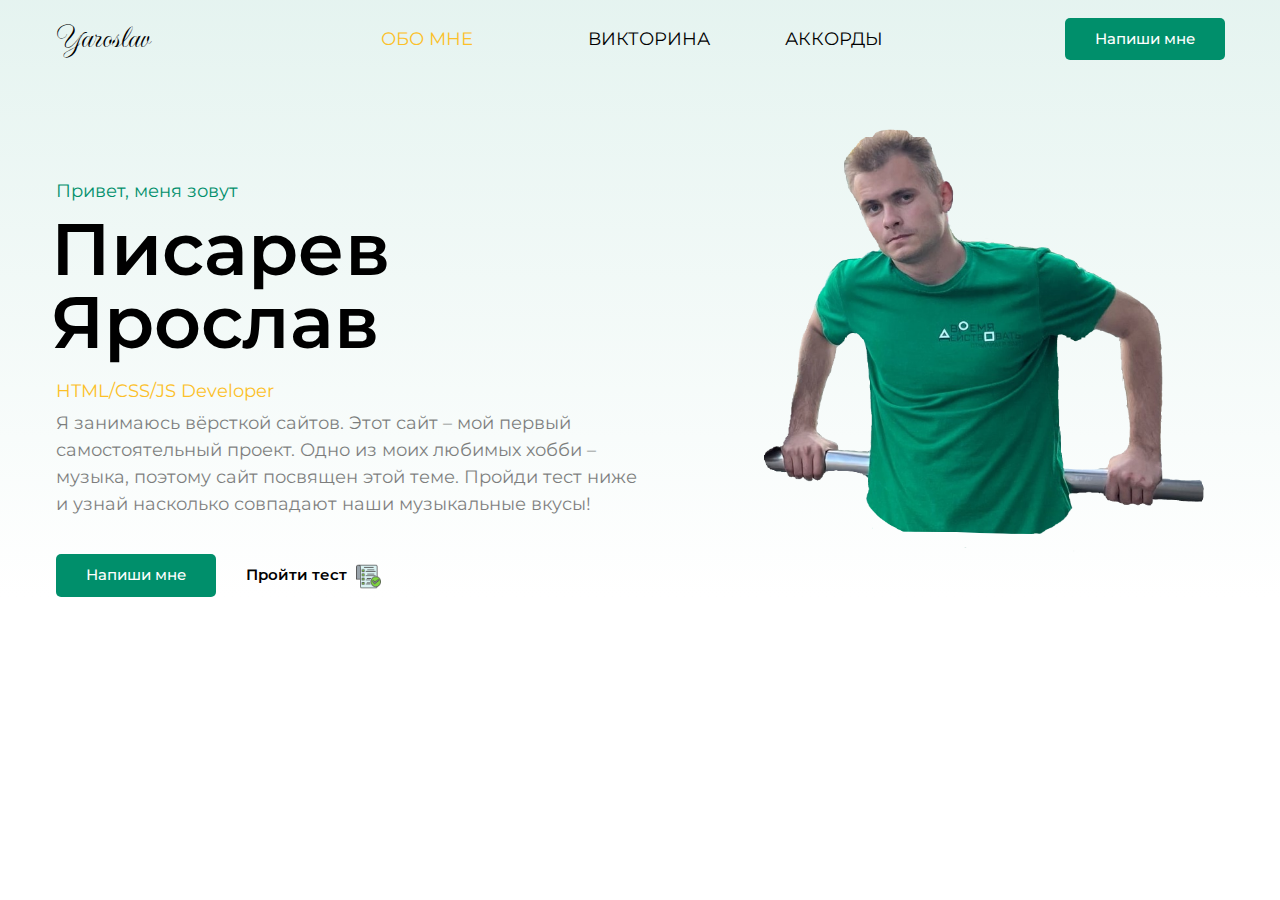
<file: index.html>
<!DOCTYPE html>
<html lang="ru">
<head>
    <meta charset="UTF-8">
    <meta http-equiv="X-UA-Compatible" content="IE=edge">
    <meta name="viewport" content="width=device-width, initial-scale=1.0">
    <title>Обо мне</title>
    <link rel = "stylesheet" href = "./style/styleIndex/styleIndex.css">
    <link rel="icon" type="image/png" href="./image/icon/free-icon-musical-notes-symbols-11178.png"/>
</head>
<body>
    <header class="header">
        <div class="_container header-container">
            <div class="header-nav">
                <div class="header-nav-logo">
                    <a href="./index.html">Yaroslav</a>
                </div>
                <div class="header-nav-menu">
                    <div class="menu-icon">
                        <span></span>
                    </div>
                    <ul class = "header-nav-menu-items">
                        <li class = "header-nav-menu-item active header-nav-menu-item-1"><a href="#" class = "header-nav-menu-link">ОБО МНЕ</a></li>
                        <li class = "header-nav-menu-item header-nav-menu-item-2"><a href="./html/victorina.html" class = "header-nav-menu-link">ВИКТОРИНА</a></li>
                        <li class = "header-nav-menu-item header-nav-menu-item-3"><a href="./html/chords.html" class = "header-nav-menu-link">АККОРДЫ</a></li>
                    </ul>
                    
                </div>
                <a target = "_blank" href="https://vk.com/yasikpivasik">
                    <div class="header-nav-button button">
                        Напиши мне
                    </div>
                </a>
            </div>
            <div class="header-content">
                <div class="header-content-descr">
                    <div class="descr-hello">
                        Привет, меня зовут
                    </div>
                    <div class="descr-yaroslav">
                        <h1>Писарев Ярослав</h1>
                    </div>
                    <div class="descr-position">
                        HTML/CSS/JS Developer
                    </div>
                    <div class="discr-text">
                        Я занимаюсь вёрсткой сайтов. Этот сайт – мой первый самостоятельный проект.
                        Одно из моих любимых хобби – музыка, поэтому сайт посвящен этой теме.
                        Пройди тест ниже и узнай насколько совпадают наши музыкальные вкусы!
                    </div>
                    <div class="discr-buttons">
                        <a target = '_blank' href="https://vk.com/yasikpivasik">
                            <div class="discr-buttons-link button">
                                Напиши мне
                            </div>
                        </a>
                        <a href="./html/victorina.html">
                            <div class="discr-buttons-test button">
                                Пройти тест
                                <img src="/image/icons/test.png" alt="">
                            </div>
                        </a>
                    </div>
                </div>
                <div class="header-content-image">
                    <img src="./image/portret/5CnyTBjKqpUU.png" alt="">
                </div>
                <div class="hidden">
                    <div class="descr-position">
                        HTML/CSS/JS Developer
                    </div>
                    <div class="discr-text">
                        Я занимаюсь вёрсткой сайтов. Этот сайт – мой первый самостоятельный проект.
                        Одно из моих любимых хобби – музыка, поэтому сайт посвящен этой теме.
                        Пройди тест ниже и узнай насколько совпадают наши музыкальные вкусы!
                    </div>
                    <div class="discr-buttons">
                        <a target = '_blank' href="https://vk.com/yasikpivasik">
                            <div class="discr-buttons-link">
                                Напиши мне
                            </div>
                        </a>
                        <a href="./html/victorina.html">
                            <div class="discr-buttons-test">
                                <span>Пройти тест</span>
                                <img src="./image/icons/test.png" alt="">
                            </div>
                        </a>
                    </div>
                </div>
            </div>
        </div>
    </header>
    <script src = "./script/scriptIndex.js"></script>
</body>
</html>
</file>
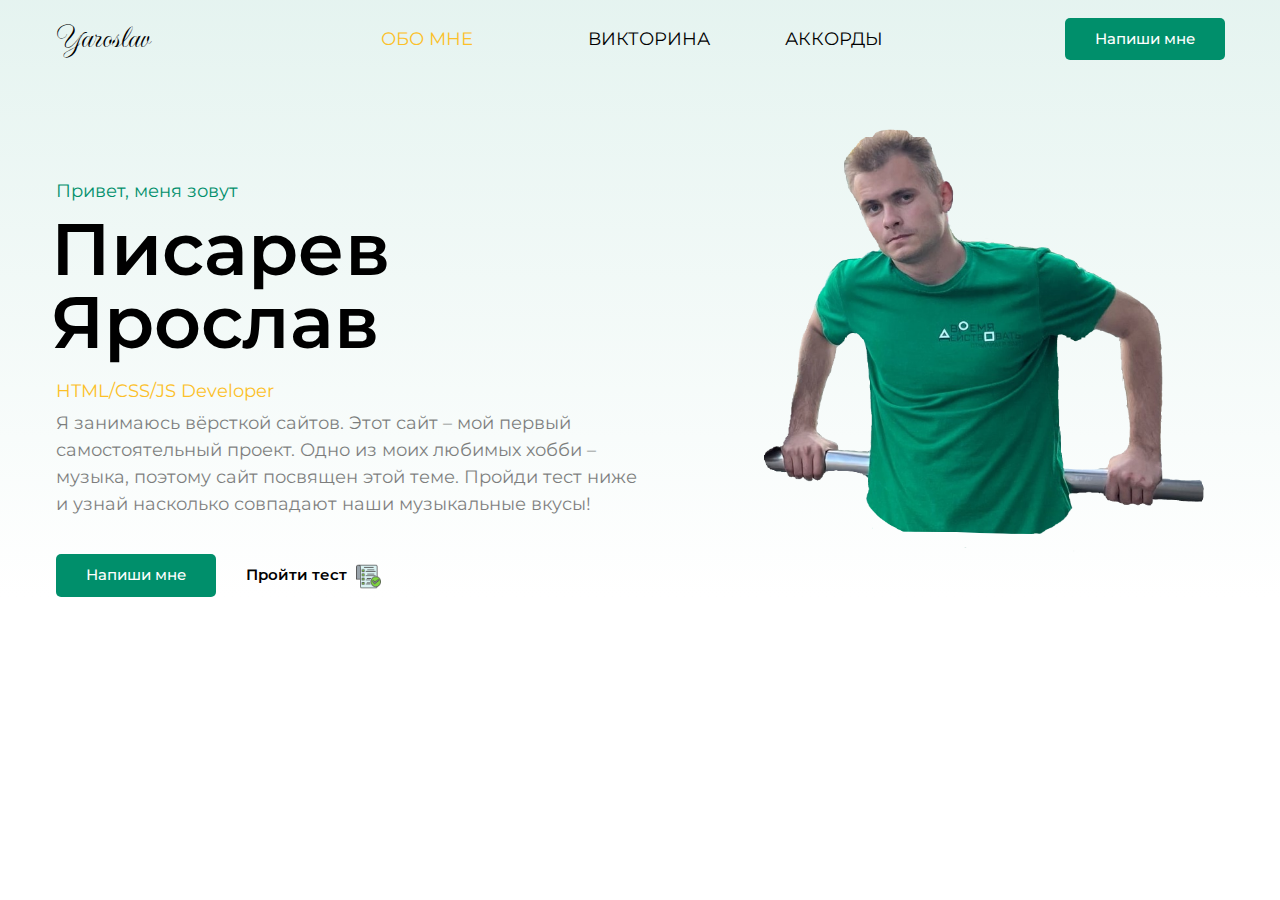
<file: html/index.html>
<!DOCTYPE html>
<html lang="ru">
<head>
    <meta charset="UTF-8">
    <meta http-equiv="X-UA-Compatible" content="IE=edge">
    <meta name="viewport" content="width=device-width, initial-scale=1.0">
    <title>Обо мне</title>
    <link rel = "stylesheet" href = "../style/styleIndex/styleIndex.css">
</head>
<body>
    <header class="header">
        <div class="_container header-container">
            <div class="header-nav">
                <div class="header-nav-logo">
                    <a href="./index.html">Yaroslav</a>
                </div>
                <div class="header-nav-menu">
                    <div class="menu-icon">
                        <span></span>
                    </div>
                    <ul class = "header-nav-menu-items">
                        <li class = "header-nav-menu-item active header-nav-menu-item-1"><a href="#" class = "header-nav-menu-link">ОБО МНЕ</a></li>
                        <li class = "header-nav-menu-item header-nav-menu-item-2"><a href="victorina.html" class = "header-nav-menu-link">ВИКТОРИНА</a></li>
                        <li class = "header-nav-menu-item header-nav-menu-item-3"><a href="chords.html" class = "header-nav-menu-link">АККОРДЫ</a></li>
                    </ul>
                    
                </div>
                <a target = "_blank" href="https://vk.com/yasikpivasik">
                    <div class="header-nav-button button">
                        Напиши мне
                    </div>
                </a>
            </div>
            <div class="header-content">
                <div class="header-content-descr">
                    <div class="descr-hello">
                        Привет, меня зовут
                    </div>
                    <div class="descr-yaroslav">
                        <h1>Писарев Ярослав</h1>
                    </div>
                    <div class="descr-position">
                        HTML/CSS/JS Developer
                    </div>
                    <div class="discr-text">
                        Я занимаюсь вёрсткой сайтов. Этот сайт – мой первый самостоятельный проект.
                        Одно из моих любимых хобби – музыка, поэтому сайт посвящен этой теме.
                        Пройди тест ниже и узнай насколько совпадают наши музыкальные вкусы!
                    </div>
                    <div class="discr-buttons">
                        <a target = '_blank' href="https://vk.com/yasikpivasik">
                            <div class="discr-buttons-link button">
                                Напиши мне
                            </div>
                        </a>
                        <a href="./victorina.html">
                            <div class="discr-buttons-test button">
                                Пройти тест
                                <img src="/image/icons/test.png" alt="">
                            </div>
                        </a>
                    </div>
                </div>
                <div class="header-content-image">
                    <img src="../image/portret/5CnyTBjKqpUU.png" alt="">
                </div>
                <div class="hidden">
                    <div class="descr-position">
                        HTML/CSS/JS Developer
                    </div>
                    <div class="discr-text">
                        Я занимаюсь вёрсткой сайтов. Этот сайт – мой первый самостоятельный проект.
                        Одно из моих любимых хобби – музыка, поэтому сайт посвящен этой теме.
                        Пройди тест ниже и узнай насколько совпадают наши музыкальные вкусы!
                    </div>
                    <div class="discr-buttons">
                        <a target = '_blank' href="https://vk.com/yasikpivasik">
                            <div class="discr-buttons-link">
                                Напиши мне
                            </div>
                        </a>
                        <a href="#">
                            <div class="discr-buttons-test">
                                <span>Пройти тест</span>
                                <img src="../image/icons/test.png" alt="">
                            </div>
                        </a>
                    </div>
                </div>
            </div>
        </div>
    </header>
    <script src = "../script/scriptIndex.js"></script>
</body>
</html>
</file>
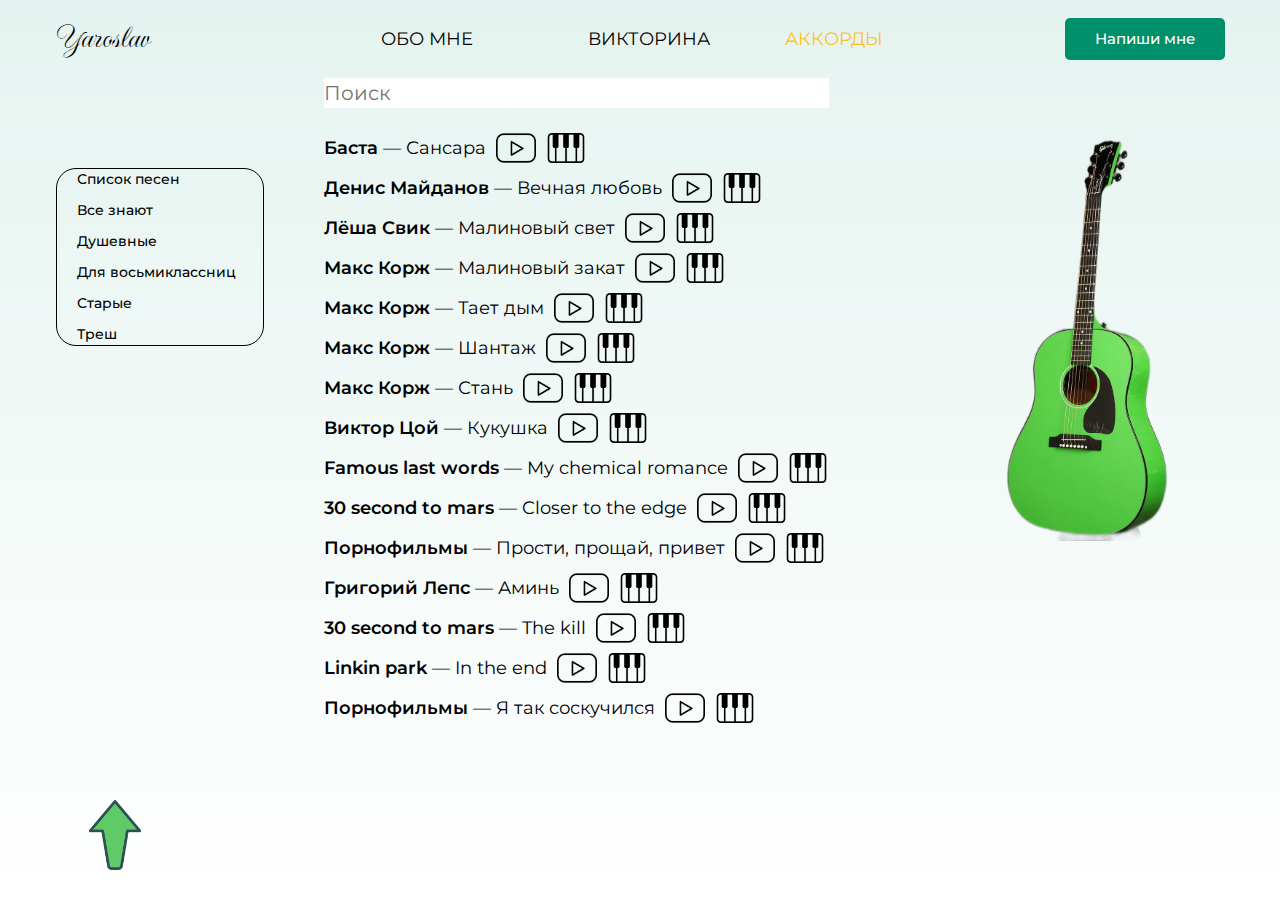
<file: html/chords.html>
<!DOCTYPE html>
<html lang="ru">
<head>
    <meta charset="UTF-8">
    <meta http-equiv="X-UA-Compatible" content="IE=edge">
    <meta name="viewport" content="width=device-width, initial-scale=1.0">
    <title>Аккорды</title>
    <link rel = "stylesheet" href = "../style/styleChords/styleChords.css">
</head>
<body>
    <header class="header"> 
        <div class="_container header-container">
            <div class="header-nav">
                <div class="header-nav-logo">
                    <a href="../index.html">Yaroslav</a>
                </div>
                <div class="header-nav-menu">
                    <div class="menu-icon">
                        <span></span>
                    </div>
                    <ul class = "header-nav-menu-items">
                        <li class = "header-nav-menu-item header-nav-menu-item-1"><a href="../index.html" class = "header-nav-menu-link">ОБО МНЕ</a></li>
                        <li class = "header-nav-menu-item header-nav-menu-item-2"><a href="victorina.html" class = "header-nav-menu-link">ВИКТОРИНА</a></li>
                        <li class = "header-nav-menu-item active header-nav-menu-item-3"><a href="chords.html" class = "header-nav-menu-link">АККОРДЫ</a></li>
                    </ul>
                    
                </div>
                <a target = "_blank" href="https://vk.com/yasikpivasik">
                    <div class="header-nav-button button">
                        Напиши мне
                    </div>
                </a>
            </div>
        </div>
    </header>
    <div class="up-arrow">
        <a href="#"><img src="../image/icons/up-arrow.png" alt=""></a>
      </div>
    <main class = "main">
        <div class="_container main-container">
            <div class="main-nav">
                <ul class="main-nav-list">
                    <li class="main-nav-list-item all"><a href="#" class="main-nav-list-link">Список песен</a></li>
                    <li class="main-nav-list-item allKnown"><a href="#" class="main-nav-list-link">Все знают</a></li>
                    <li class="main-nav-list-item soul"><a href="#" class="main-nav-list-link">Душевные</a></li>
                    <li class="main-nav-list-item love"><a href="#" class="main-nav-list-link">Для восьмиклассниц</a></li>
                    <li class="main-nav-list-item old"><a href="#" class="main-nav-list-link">Старые</a></li>
                    <li class="main-nav-list-item trash"><a href="#" class="main-nav-list-link">Треш</a></li>
                </ul>
            </div>
            <div class="main-content">
                <div class="searcherNav">
                    <div class="main-content-searcher">
                        <form action = '' method="post" name = 'searchForSong'>
                            <input name = 'fieldForSearch' type="text" value="" placeholder="Поиск" autofocus>
                      </form>
                    </div>
                    <span class = 'menu-arrow visible'></span>
                </div>
                <div class="main-content-list">
                    <ul class="main-content-list-items">
                        
                    </ul>
                </div>
            </div>
            <div class="main-guitar">
                <img src="../image/guitar2.png" alt="">
            </div>
        </div>
    </main>
    <script src = "../script/scriptChords.js"></script>
</body>
</file>
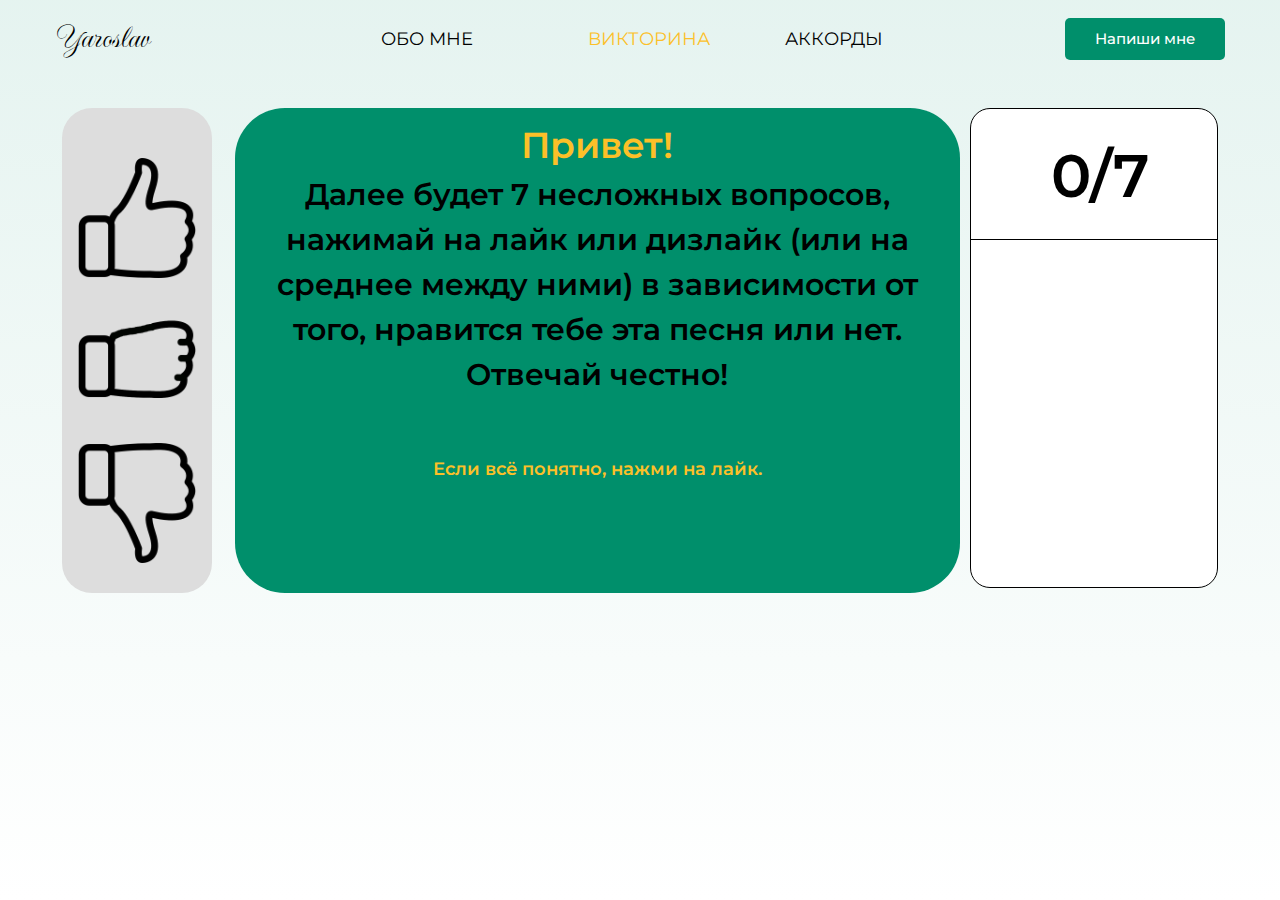
<file: html/victorina.html>
<!DOCTYPE html>
<html lang="ru">
<head>
    <meta charset="UTF-8">
    <meta http-equiv="X-UA-Compatible" content="IE=edge">
    <meta name="viewport" content="width=device-width, initial-scale=1.0">
    <title>Викторина</title>
    <link rel = "stylesheet" href = "../style/styleVictorina/styleVictorina.css">
</head>
<body>
    <header class="header">
        <div class="_container header-container">
            <div class="header-nav">
                <div class="header-nav-logo">
                    <a href="../index.html">Yaroslav</a>
                </div>
                <div class="header-nav-menu">
                    <div class="menu-icon">
                        <span></span>
                    </div>
                    <ul class = "header-nav-menu-items">
                        <li class = "header-nav-menu-item header-nav-menu-item-1"><a href="../index.html" class = "header-nav-menu-link">ОБО МНЕ</a></li>
                        <li class = "header-nav-menu-item active header-nav-menu-item-2"><a href="victorina.html" class = "header-nav-menu-link">ВИКТОРИНА</a></li>
                        <li class = "header-nav-menu-item header-nav-menu-item-3"><a href="chords.html" class = "header-nav-menu-link">АККОРДЫ</a></li>
                    </ul>
                    
                </div>
                <a target = "_blank" href="https://vk.com/yasikpivasik">
                    <div class="header-nav-button button">
                        Напиши мне
                    </div>
                </a>
            </div>
        </div>
    </header>
    <main class="main">
        <div class="_container main-container">
            <div class="main-marks-mobile">
                <div class="main-marks">
                    <div class="main-mark-like main-mark">
                        <img src="../image/victorina/like.png" alt="">
                    </div>
                    <div class="main-mark-middlelike main-mark">
                        <img src="../image/victorina/middle-like.png" alt="">
                    </div>
                    <div class="main-mark-dislike main-mark">
                        <img src="../image/victorina/dislike.png" alt="">
                    </div>
                </div>
                <div class="main-progress-counter-mobile">
                    <span class="main-progress-counter-number">0/7</span>
                    <div class="main-progress-counter-cover invis"></div>
                    <div class="main-progress-counter-cover invis"></div>
                    <div class="main-progress-counter-cover invis"></div>
                    <div class="main-progress-counter-cover invis"></div>
                    <div class="main-progress-counter-cover invis"></div>
                    <div class="main-progress-counter-cover invis"></div>
                    <div class="main-progress-counter-cover invis"></div>
                </div>
            </div>
            <div class = 'main-progress-victorina'>
                <div class="main-victorina">
                    <div class="main-victorina-items">
                        <div class="main-victorina-content">
                            <div class="main-victorina-content-text">
                                <span>Привет!</span> <br>
                                Далее будет 7 несложных вопросов, нажимай на лайк или дизлайк
                                (или на среднее между ними)
                                в зависимости от того, нравится тебе эта песня или нет. 
                                Отвечай честно!<br><br>
                                <span>Если всё понятно, нажми на лайк.</span>
                            </div>
                        </div>
                        <div class="main-victorina-text"></div>
                        <div class="main-victorina-buttons">
                        </div>
                    </div>
                    <div class="main-victorina-items invis">
                        <div class="main-victorina-content">
                           <iframe src="https://www.youtube.com/embed/8bbTtPL1jRs?start=2" title="YouTube video player" frameborder="0" allow="accelerometer; autoplay; clipboard-write; encrypted-media; gyroscope; picture-in-picture" allowfullscreen></iframe>
                        </div>
                        <div class="main-victorina-text">My Chemical Romance - Famous last words</div>
                        <div class="main-victorina-buttons">
                        </div>
                    </div>
                    <div class="main-victorina-items invis">
                        <div class="main-victorina-content">
                            <iframe src="https://www.youtube.com/embed/1JYPB6N_dQM?start=22" title="YouTube video player" frameborder="0" allow="accelerometer; autoplay; clipboard-write; encrypted-media; gyroscope; picture-in-picture" allowfullscreen></iframe>
                        </div>
                        <div class="main-victorina-text">30 seconds to Mars - Closer to the edge</div>
                        <div class="main-victorina-buttons">
                        </div>
                    </div>
                    <div class="main-victorina-items invis">
                        <div class="main-victorina-content">
                            <iframe src="https://www.youtube.com/embed/h86dHbF9864?start=44" title="YouTube video player" frameborder="0" allow="accelerometer; autoplay; clipboard-write; encrypted-media; gyroscope; picture-in-picture" allowfullscreen></iframe>
                        </div>
                        <div class="main-victorina-text">Нервы - На вынос
                        </div>
                        <div class="main-victorina-buttons">
                        </div>
                    </div>
                    <div class="main-victorina-items invis">
                        <div class="main-victorina-content">
                            <iframe src="https://www.youtube.com/embed/6Tv6WX4mqkU?start=63" title="YouTube video player" frameborder="0" allow="accelerometer; autoplay; clipboard-write; encrypted-media; gyroscope; picture-in-picture" allowfullscreen></iframe>
                        </div>
                        <div class="main-victorina-text">Animal ДжаZ - Чувства
                        </div>
                        <div class="main-victorina-buttons">
                        </div>
                    </div>
                    <div class="main-victorina-items invis">
                        <div class="main-victorina-content">
                            <iframe src="https://www.youtube.com/embed/97S66xee0U8?start=34" title="YouTube video player" frameborder="0" allow="accelerometer; autoplay; clipboard-write; encrypted-media; gyroscope; picture-in-picture" allowfullscreen></iframe>
                        </div>
                        <div class="main-victorina-text">Breaking Benjamin - Give me a sign
                        </div>
                        <div class="main-victorina-buttons">
                        </div>
                    </div>
                    <div class="main-victorina-items invis">
                        <div class="main-victorina-content">
                            <iframe src="https://www.youtube.com/embed/suR05iWBvxE?start=69" title="YouTube video player" frameborder="0" allow="accelerometer; autoplay; clipboard-write; encrypted-media; gyroscope; picture-in-picture" allowfullscreen></iframe>
                        </div>
                        <div class="main-victorina-text">Ария - Там высоко
                        </div>
                        <div class="main-victorina-buttons">
                        </div>
                    </div>
                    <div class="main-victorina-items invis">
                        <div class="main-victorina-content">
                            <iframe src="https://www.youtube.com/embed/-nvEH5aW-48?start=106" title="YouTube video player" frameborder="0" allow="accelerometer; autoplay; clipboard-write; encrypted-media; gyroscope; picture-in-picture" allowfullscreen></iframe>
                        </div>
                        <div class="main-victorina-text">Linkin Park - Breaking The Habit
                        </div>
                        <div class="main-victorina-buttons">
                        </div>
                    </div>
                    <div class="main-victorina-items main-victorina-items-green invis">
                        <div class="main-victorina-content">
                            <div class="main-victorina-content-text">
                                <span>Ура!</span><br>
                                Наши музыкальные вкусы совпадают, можешь зайти на третью страницу, там есть аккорды на наши любимые песни.
                            </div>
                        </div>
                        <div class="main-victorina-text"></div>
                        <div class="main-victorina-buttons">
                        </div>
                    </div>
                    <div class="main-victorina-items main-victorina-items main-victorina-items-yellow invis">
                        <div class="main-victorina-content">
                            <div class="main-victorina-content-text">
                                <span>Неплохо!</span><br>
                                В чём-то наши музыкальные вкусы похожи, а в чём-то различаются, можешь зайти на страницу с аккордами,
                                думаю, там есть то, что тебе понравится.
                            </div>
                        </div>
                        <div class="main-victorina-text"></div>
                        <div class="main-victorina-buttons">
                        </div>
                    </div>
                    <div class="main-victorina-items main-victorina-items main-victorina-items-red invis">
                        <div class="main-victorina-content">
                            <div class="main-victorina-content-text">
                                <span>Увы!</span><br>
                                Наши музыкальные вкусы совсем несхожи. Возможно, ты просто любитель попсы или монгольского
                                горлового пения и нам с тобой не по пути. Но ты всегда можешь зайти на страницу с аккордами,
                                авось что и понравится.
                            </div>
                        </div>
                        <div class="main-victorina-text"></div>
                        <div class="main-victorina-buttons">
                        </div>
                    </div>
                </div>
                <div class="main-progress">
                    <div class="main-progress-counter">
                        <span class="main-progress-counter-number">0/7</span>
                        <div class="main-progress-counter-cover invis"></div>
                        <div class="main-progress-counter-cover invis"></div>
                        <div class="main-progress-counter-cover invis"></div>
                        <div class="main-progress-counter-cover invis"></div>
                        <div class="main-progress-counter-cover invis"></div>
                        <div class="main-progress-counter-cover invis"></div>
                        <div class="main-progress-counter-cover invis"></div>
                    </div>
                    <div class="main-progress-list">
                        <ul class = 'main-progress-list-items'>
                            <a href=""><li class = 'main-progress-list-items invis'>My Chemical Romance - Famous last words</li></a>
                            <a href=""><li class = 'main-progress-list-items invis'>30 seconds to Mars - Closer to the edge</li></a>
                            <a href=""><li class = 'main-progress-list-items invis'>Нервы - На вынос</li></a>
                            <a href=""><li class = 'main-progress-list-items invis'>Animal ДжаZ - Чувства</li></a>
                            <a href=""><li class = 'main-progress-list-items invis'>Breaking Benjamin - Give me a sign</li></a>
                            <a href=""><li class = 'main-progress-list-items invis'>Ария - Там высоко</li></a>
                            <a href=""><li class = 'main-progress-list-items invis'>Linkin Park - Breaking The Habit</li></a>
                        </ul>
                    </div>
                </div>
            </div class = 'main-progress-victorina'>
        </div>
    </main>
    <script src = "../script/scriptVictorina.js"></script>
</body>
</file>
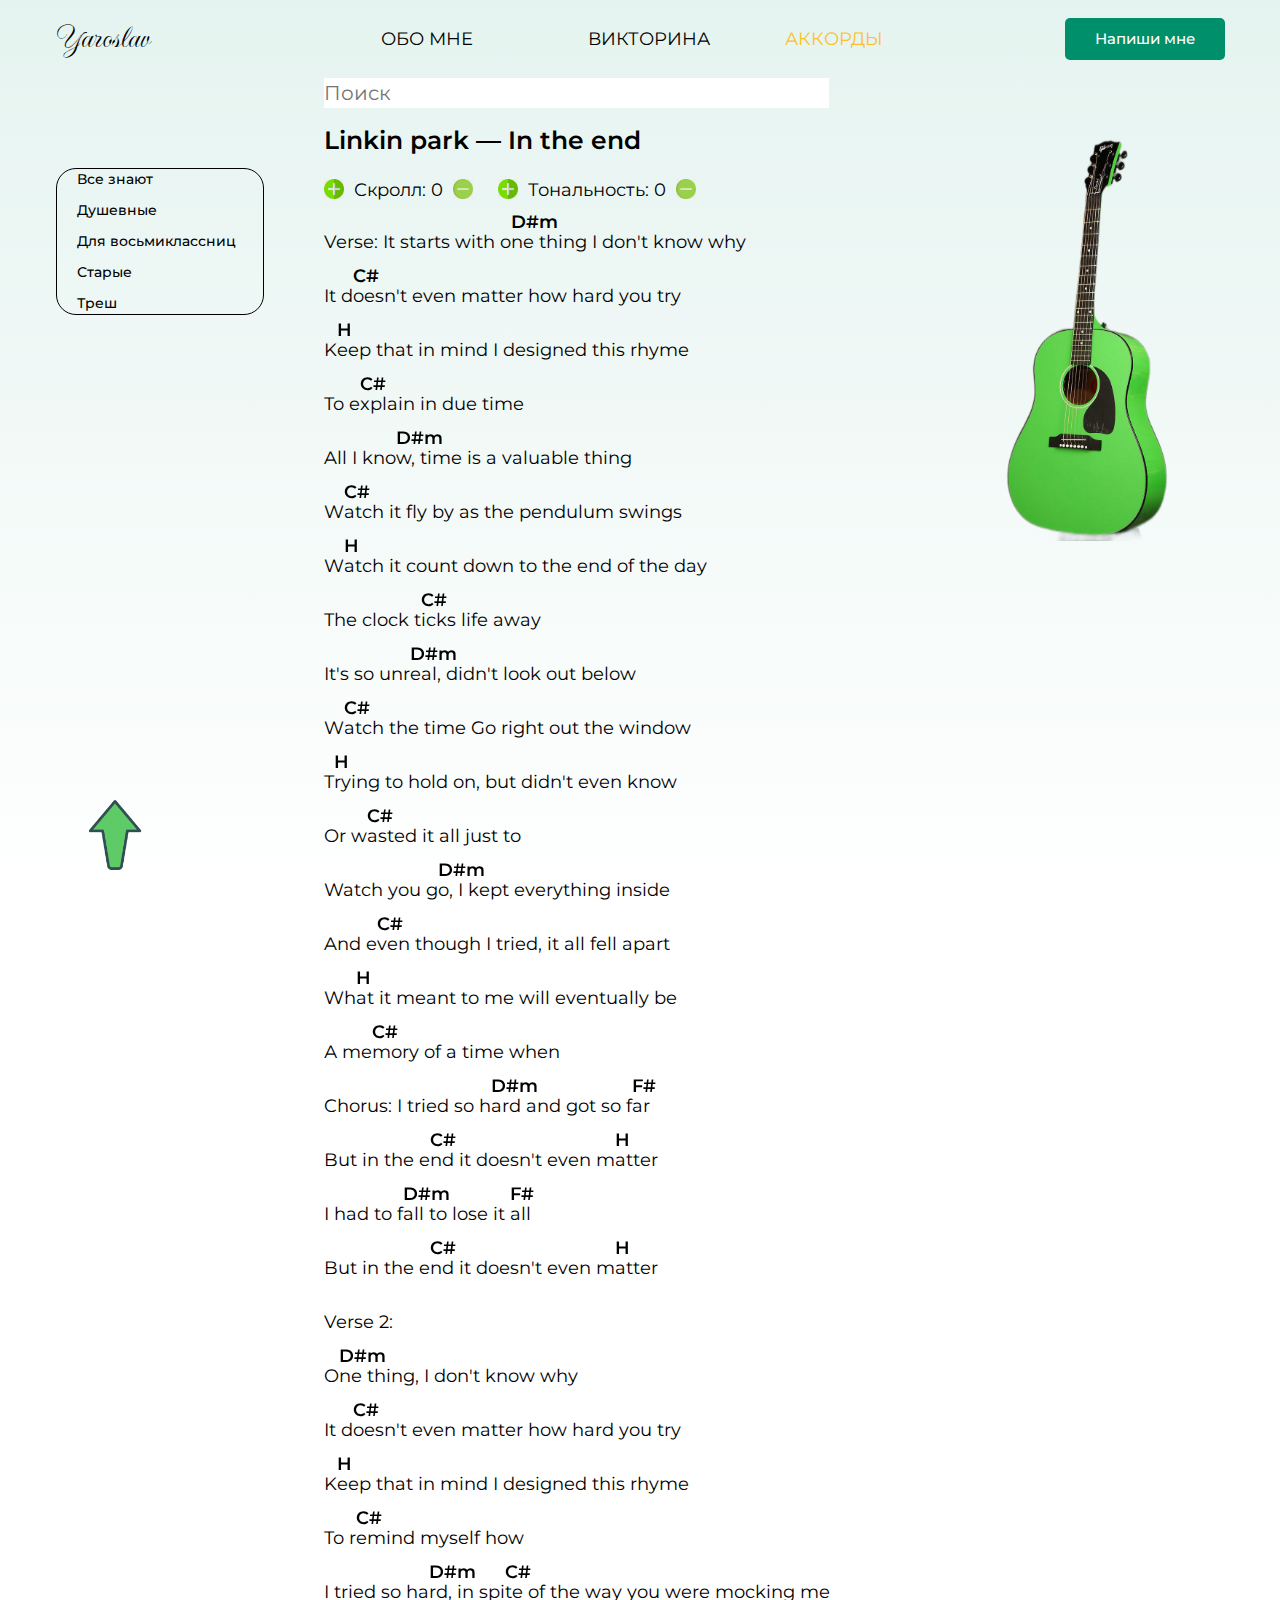
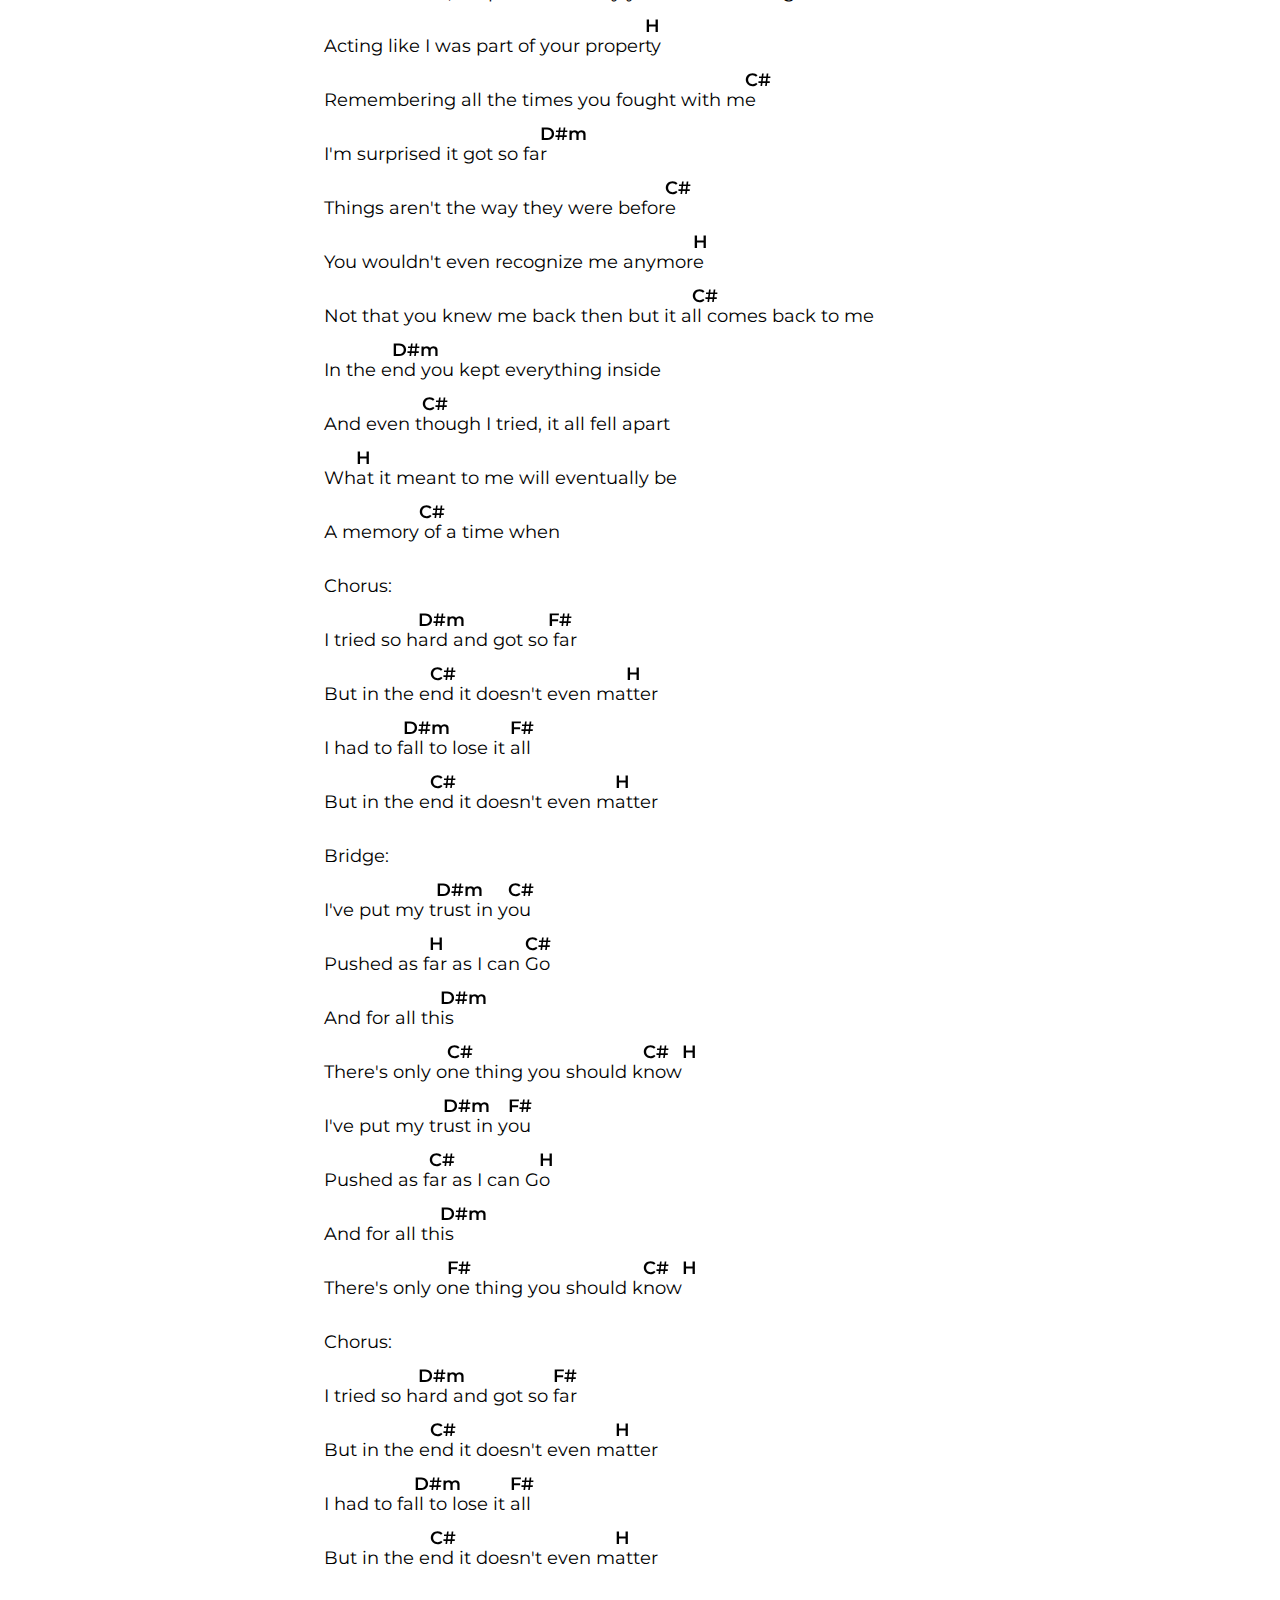
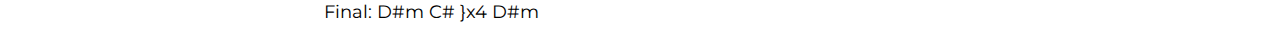
<file: html/songs/in-the-end.html>
<!DOCTYPE html>
<html lang="ru">
<head>
    <meta charset="UTF-8">
    <meta http-equiv="X-UA-Compatible" content="IE=edge">
    <meta name="viewport" content="width=device-width, initial-scale=1.0">
    <title>Аккорды</title>
    <link rel = "stylesheet" href = "../../style/songs/pattern.css">
</head>
<body>
    <header class="header">
        <div class="_container header-container">
            <div class="header-nav">
                <div class="header-nav-logo">
                  <a href="../../index.html">Yaroslav</a>
                </div>
                <div class="header-nav-menu">
                    <div class="menu-icon">
                        <span></span>
                    </div>
                    <ul class = "header-nav-menu-items">
                        <li class = "header-nav-menu-item header-nav-menu-item-1"><a href="../../index.html" class = "header-nav-menu-link">ОБО МНЕ</a></li>
                        <li class = "header-nav-menu-item header-nav-menu-item-2"><a href="../victorina.html" class = "header-nav-menu-link">ВИКТОРИНА</a></li>
                        <li class = "header-nav-menu-item active header-nav-menu-item-3"><a href="../chords.html" class = "header-nav-menu-link">АККОРДЫ</a></li>
                    </ul>
                    
                </div>
                <a target = "_blank" href="https://vk.com/yasikpivasik">
                    <div class="header-nav-button button">
                        Напиши мне
                    </div>
                </a>
            </div>
        </div>
    </header>
    <div class="up-arrow">
      <a href="#"><img src="../../image/icons/up-arrow.png" alt=""></a>
    </div>
    <main class="main">
        <div class="_container main-container">
            <div class="main-nav">
                <ul class="main-nav-list">
                    <li class="main-nav-list-item"><a href="../chords.html" class="main-nav-list-link">Все знают</a></li>
                    <li class="main-nav-list-item"><a href="../chords.html" class="main-nav-list-link">Душевные</a></li>
                    <li class="main-nav-list-item"><a href="../chords.html" class="main-nav-list-link">Для восьмиклассниц</a></li>
                    <li class="main-nav-list-item"><a href="../chords.html" class="main-nav-list-link">Старые</a></li>
                    <li class="main-nav-list-item"><a href="../chords.html" class="main-nav-list-link">Треш</a></li>
                </ul>
            </div>
            <div class="main-content">
              <div class="searcherNav">
                <div class="main-content-searcher">
                    <form action = '' method="post" name = 'searchForSong'>
                        <input type="text" value="" placeholder="Поиск" autofocus>
                  </form>
                </div>
                <span class = 'menu-arrow visible'></span>
            </div>
                <div class="title">
                    <h1>Linkin park — In the end</h1>
                </div>
                <div class="main-content-buttons">
                  <div class="main-content-buttons-scroll">
                    <div class="tone-plus">
                      <button class="button-tone-plus"><img src="../../image/icons/plus.png" alt=""></button>
                    </div>
                    <div class="tone-counter">
                      Скролл: 0
                    </div>
                    <div class="tone-minus">
                      <button class="button-tone-minus"><img src="../../image/icons/minus.png" alt=""></button>
                    </div>
                  </div>
                  <div class="main-content-buttons-tone">
                    <div class="tone-plus">
                      <button class="button-tone-plus"><img src="../../image/icons/plus.png" alt=""></button>
                    </div>
                    <div class="tone-counter">
                      Тональность: 0
                    </div>
                    <div class="tone-minus">
                      <button class="button-tone-minus"><img src="../../image/icons/minus.png" alt=""></button>
                    </div>
                  </div>
                </div>
                <div class="main-content-text">
                    Verse:
                    
     It starts with o<span class = "chord Dd">m</span>ne thing I don't know why<br><br>
    
     It d<span class = "chord Cd"></span>oesn't even matter how hard you try<br><br>
     
     K<span class = "chord H"></span>eep that in mind I designed this rhyme<br><br>
    
     To e<span class = "chord Cd"></span>xplain in due time<br><br>
     
              
     All I kno<span class = "chord Dd">m</span>w, time is a valuable thing<br><br>
     
     W<span class = "chord Cd"></span>atch it fly by as the pendulum swings<br><br>
     
     W<span class = "chord H"></span>atch it count down to the end of the day<br><br>
              
     The clock t<span class = "chord Cd"></span>icks life away<br><br>
     
              
     It's so unr<span class = "chord Dd">m</span>eal, didn't look out below<br><br>
     
     W<span class = "chord Cd"></span>atch the time Go right out the window<br><br>
     
     T<span class = "chord H"></span>rying to hold on, but didn't even know<br><br>
        
     Or w<span class = "chord Cd"></span>asted it all just to <br><br>
     
               
     Watch you g<span class = "chord Dd">m</span>o, I kept everything inside<br><br>
         
     And e<span class = "chord Cd"></span>ven though I tried, it all fell apart<br><br>
     
     Wh<span class = "chord H"></span>at it meant to me will eventually be<br><br>
        
     А me<span class = "chord Cd"></span>mory of a time when<br><br>
     
     Chorus:
                                  
     I tried so h<span class = "chord Dd">m</span>ard and got so f<span class = "chord Fd"></span>ar<br><br>
                                   
     But in the e<span class = "chord Cd"></span>nd it doesn't even m<span class = "chord H"></span>atter<br><br>
                              
     I had to f<span class = "chord Dd">m</span>all to lose it <span class = "chord Fd"></span>all<br><br>
                                   
     But in the e<span class = "chord Cd"></span>nd it doesn't even m<span class = "chord H"></span>atter<br><br>
     
     Verse 2:<br><br>

     O<span class = "chord Dd">m</span>ne thing, I don't know why<br><br>
        
     It d<span class = "chord Cd"></span>oesn't even matter how hard you try<br><br>
     
     K<span class = "chord H"></span>eep that in mind I designed this rhyme<br><br>
        
     To r<span class = "chord Cd"></span>emind myself how<br><br>
     
                                                         
     I tried so ha<span class = "chord Dd">m</span>rd, in spi<span class = "chord Cd"></span>te of the way you were mocking me<br><br>
                                          
     Acting like I was part of your proper<span class = "chord H"></span>ty<br><br>
                                               
     Remembering all the times you fought with m<span class = "chord Cd"></span>e<br><br>
     
                             
     I'm surprised it got so fa<span class = "chord Dd">m</span>r<br><br>
                                          
     Things aren't the way they were befor<span class = "chord Cd"></span>e<br><br>
                                          
     You wouldn't even recognize me anymor<span class = "chord H"></span>e<br><br>
                                        
     Not that you knew me back then but it a<span class = "chord Cd"></span>ll comes back to me <br><br>
     
            
     In the e<span class = "chord Dd">m</span>nd you kept everything inside<br><br>
              
     And even t<span class = "chord Cd"></span>hough I tried, it all fell apart<br><br>
     
     Wh<span class = "chord H"></span>at it meant to me will eventually be<br><br>
            
     А memory<span class = "chord Cd"></span> of a time when<br><br>
     
     Chorus:<br><br>
                             
     I tried so h<span class = "chord Dd">m</span>ard and got so<span class = "chord Fd"></span> far<br><br>
                                   
     But in the e<span class = "chord Cd"></span>nd it doesn't even ma<span class = "chord H"></span>tter<br><br>
                            
     I had to f<span class = "chord Dd">m</span>all to lose it <span class = "chord Fd"></span>all <br><br>
                                   
     But in the e<span class = "chord Cd"></span>nd it doesn't even m<span class = "chord H"></span>atter<br><br>
     
     Bridge:<br><br>
                 
     I've put my t<span class = "chord Dd">m</span>rust in y<span class = "chord Cd"></span>ou<br><br>
                         
     Pushed as f<span class = "chord H"></span>ar as I can <span class = "chord Cd"></span>Go<br><br>
                  
     And for all th<span class = "chord Dd">m</span>is <br><br>
                                       
     There's only o<span class = "chord Cd"></span>ne thing you should k<span class = "chord Cd"></span>now <span class = "chord H"></span><br><br>
     
                        
     I've put my tr<span class = "chord Dd">m</span>ust in y<span class = "chord Fd"></span>ou<br><br>
                           
     Pushed as f<span class = "chord Cd"></span>ar as I can G<span class = "chord H"></span>o<br><br>
                  
     And for all th<span class = "chord Dd">m</span>is<br><br>
                                         
     There's only o<span class = "chord Fd"></span>ne thing you should k<span class = "chord Cd"></span>now <span class = "chord H"></span><br><br>
     
     Chorus: <br><br>
                              
     I tried so h<span class = "chord Dd">m</span>ard and got so <span class = "chord Fd"></span>far<br><br>
                                   
     But in the e<span class = "chord Cd"></span>nd it doesn't even m<span class = "chord H"></span>atter<br><br>
                            
     I had to fa<span class = "chord Dd">m</span>ll to lose it <span class = "chord Fd"></span>all<br><br>
                                   
     But in the e<span class = "chord Cd"></span>nd it doesn't even m<span class = "chord H"></span>atter<br><br>
     
     Final: D#m C# }x4 D#m <br><br>
                    </div>
            </div>
            <div class="main-guitar">
                <img src="../../image/guitar2.png" alt="">
            </div>
        </div>
    </main>
    <script type = 'module' src = '../../script/songs.js'></script>
</body>
</file>
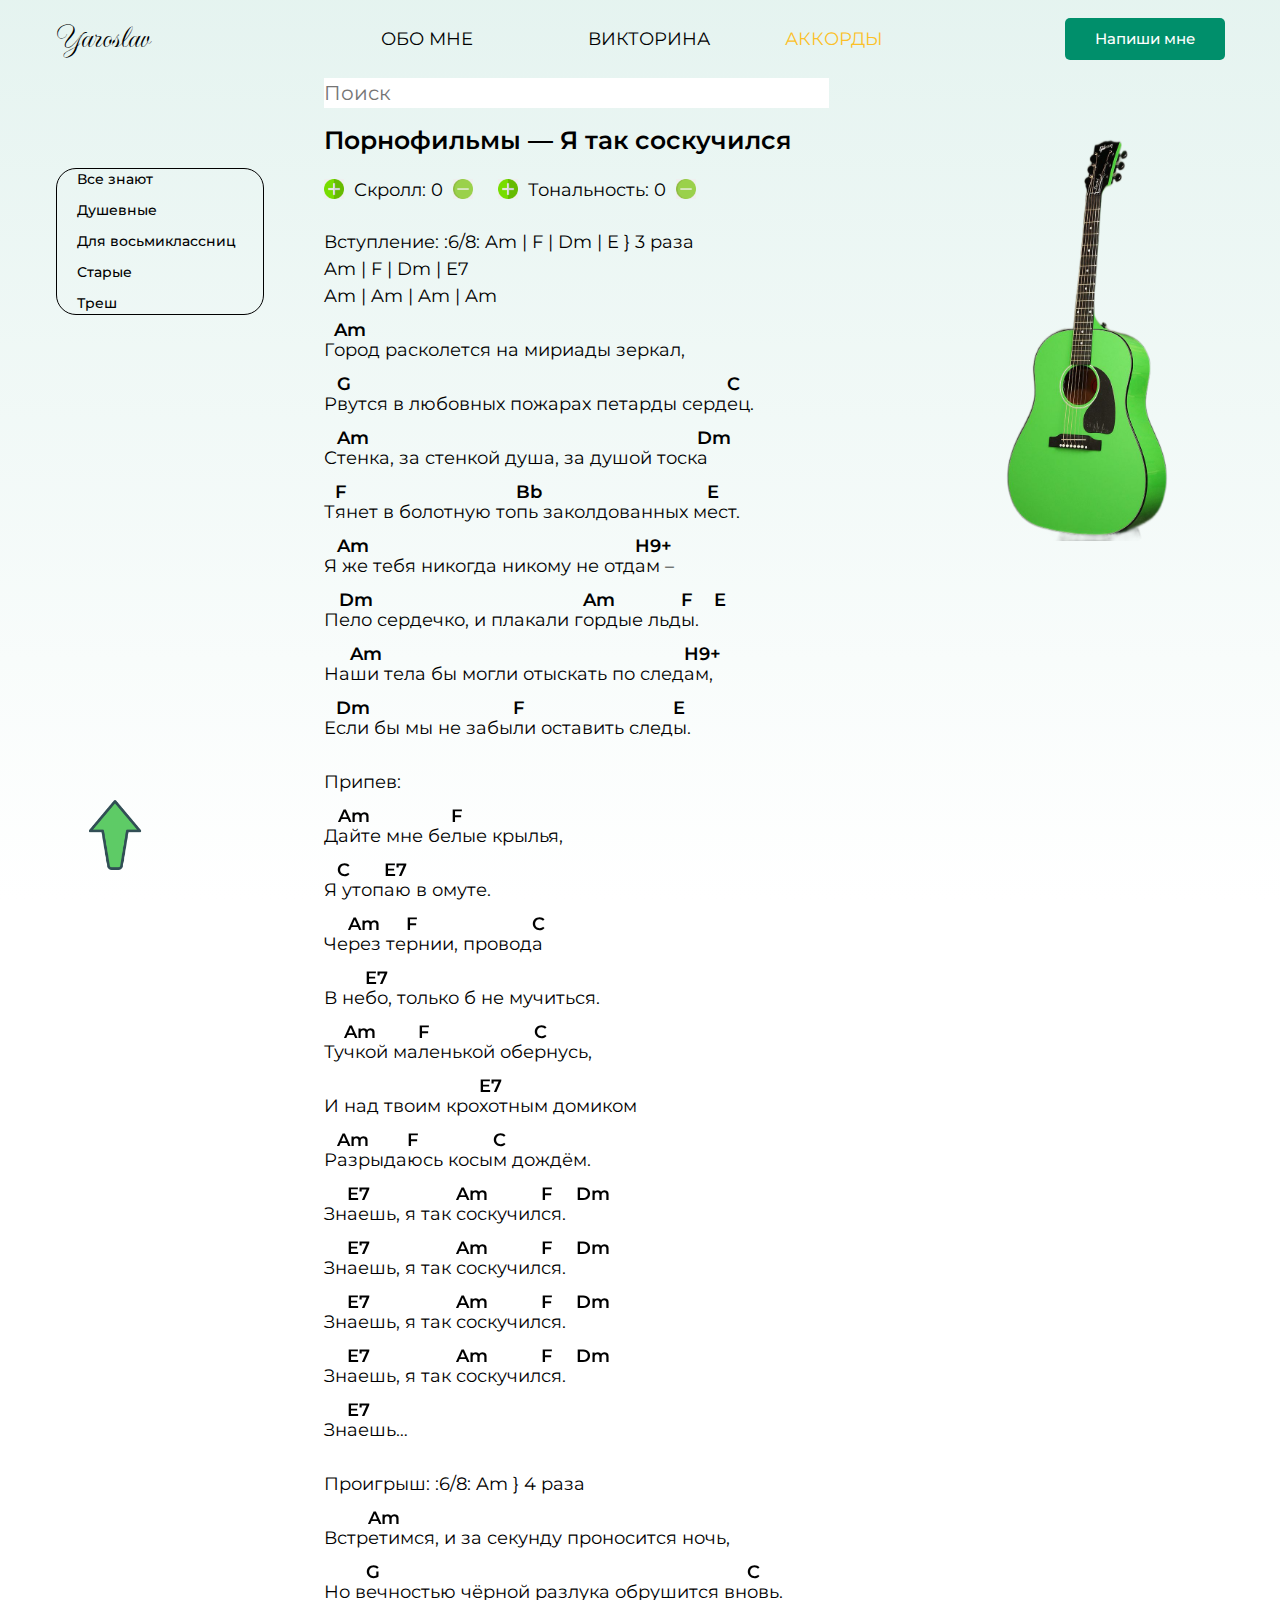
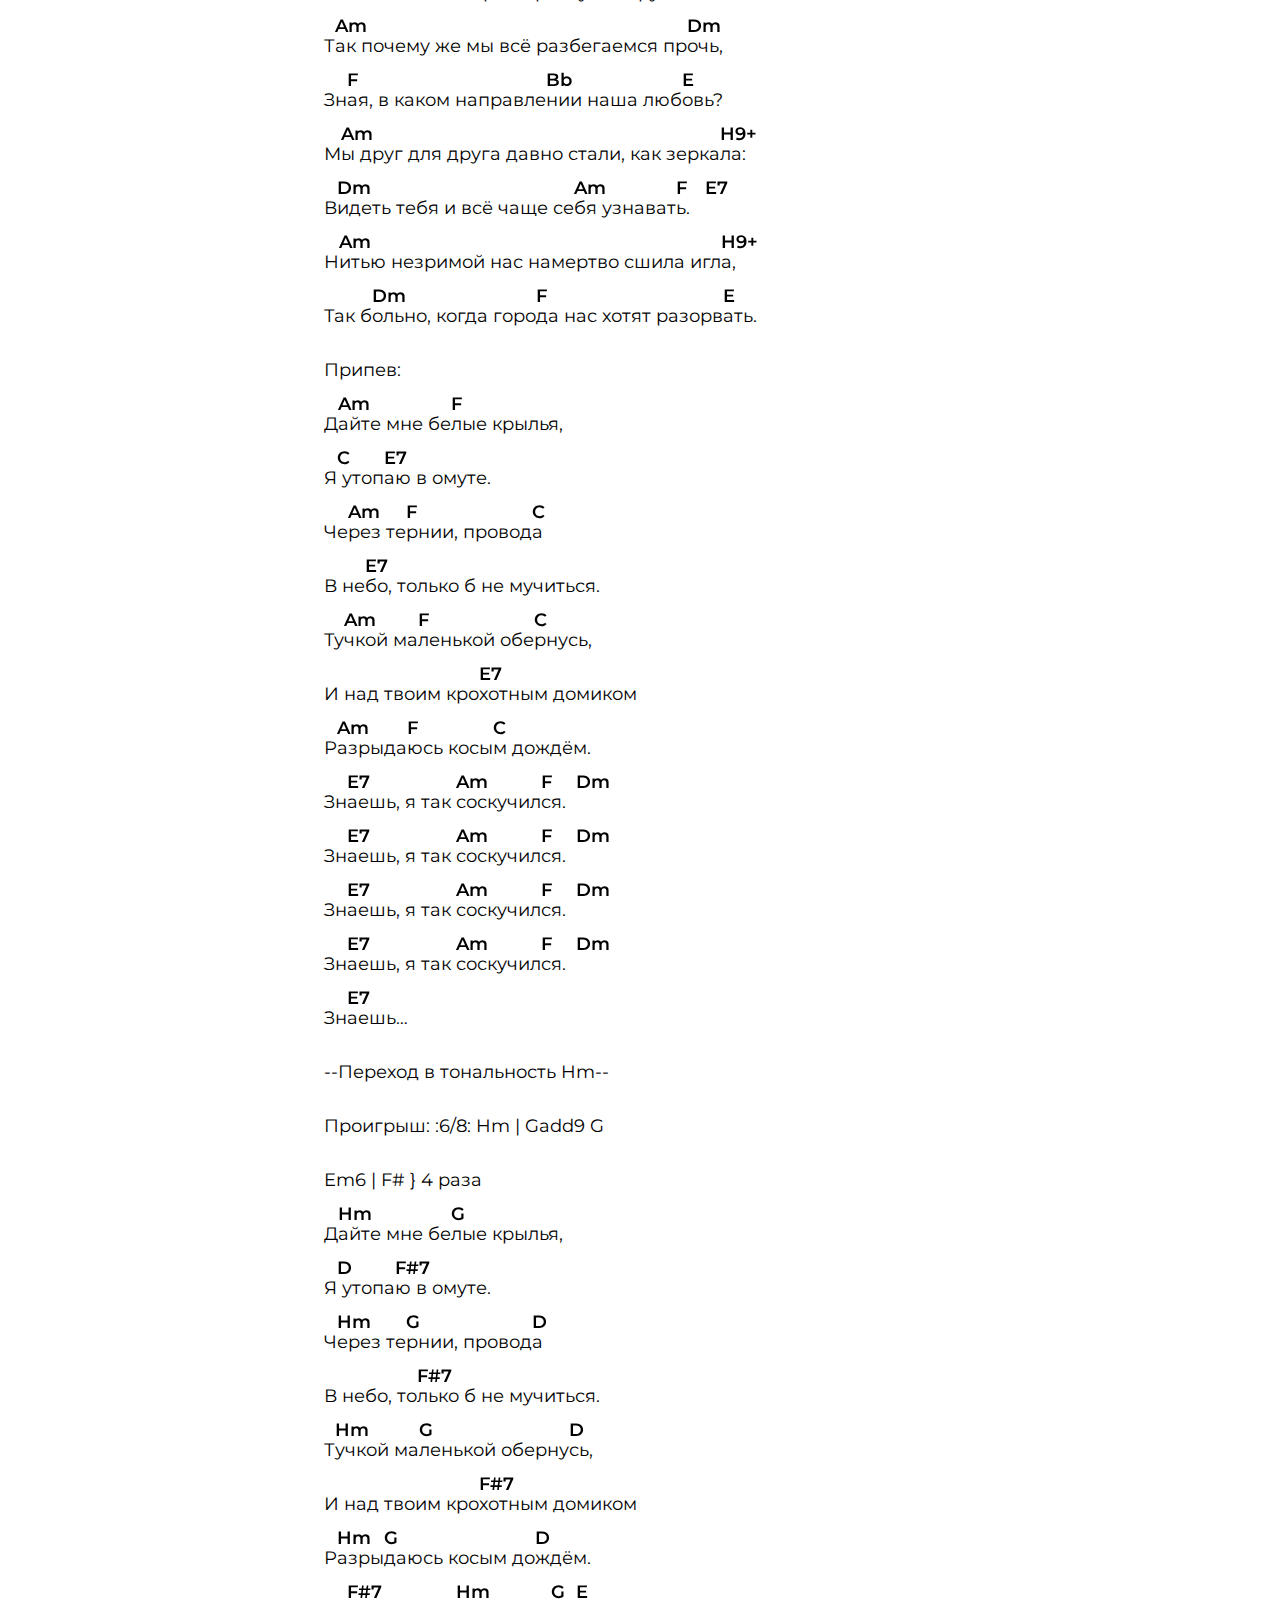
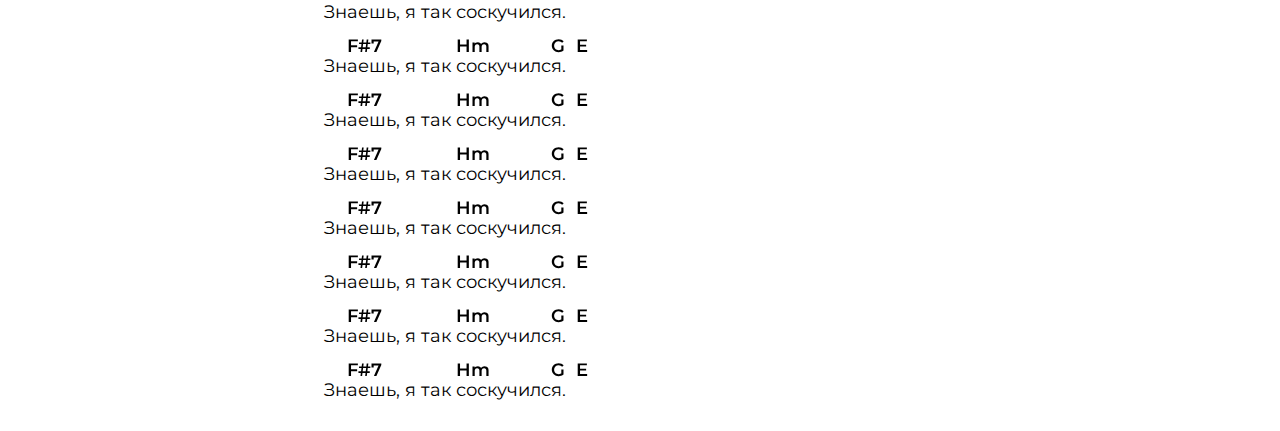
<file: html/songs/я-так-соскучился.html>
<!DOCTYPE html>
<html lang="ru">
<head>
    <meta charset="UTF-8">
    <meta http-equiv="X-UA-Compatible" content="IE=edge">
    <meta name="viewport" content="width=device-width, initial-scale=1.0">
    <title>Аккорды</title>
    <link rel = "stylesheet" href = "../../style/songs/pattern.css">
</head>
<body>
    <header class="header">
        <div class="_container header-container">
            <div class="header-nav">
                <div class="header-nav-logo">
                  <a href="../../index.html">Yaroslav</a>
                </div>
                <div class="header-nav-menu">
                    <div class="menu-icon">
                        <span></span>
                    </div>
                    <ul class = "header-nav-menu-items">
                        <li class = "header-nav-menu-item header-nav-menu-item-1"><a href="../../index.html" class = "header-nav-menu-link">ОБО МНЕ</a></li>
                        <li class = "header-nav-menu-item header-nav-menu-item-2"><a href="../victorina.html" class = "header-nav-menu-link">ВИКТОРИНА</a></li>
                        <li class = "header-nav-menu-item active header-nav-menu-item-3"><a href="../chords.html" class = "header-nav-menu-link">АККОРДЫ</a></li>
                    </ul>
                    
                </div>
                <a target = "_blank" href="https://vk.com/yasikpivasik">
                    <div class="header-nav-button button">
                        Напиши мне
                    </div>
                </a>
            </div>
        </div>
    </header>
    <div class="up-arrow">
      <a href="#"><img src="../../image/icons/up-arrow.png" alt=""></a>
    </div>
    <main class="main">
        <div class="_container main-container">
            <div class="main-nav">
                <ul class="main-nav-list">
                    <li class="main-nav-list-item"><a href="../chords.html" class="main-nav-list-link">Все знают</a></li>
                    <li class="main-nav-list-item"><a href="../chords.html" class="main-nav-list-link">Душевные</a></li>
                    <li class="main-nav-list-item"><a href="../chords.html" class="main-nav-list-link">Для восьмиклассниц</a></li>
                    <li class="main-nav-list-item"><a href="../chords.html" class="main-nav-list-link">Старые</a></li>
                    <li class="main-nav-list-item"><a href="../chords.html" class="main-nav-list-link">Треш</a></li>
                </ul>
            </div>
            <div class="main-content">
              <div class="searcherNav">
                <div class="main-content-searcher">
                    <form action = '' method="post" name = 'searchForSong'>
                        <input name = 'fieldForSearch' type="text" value="" placeholder="Поиск" autofocus>
                  </form>
                </div>
                <span class = 'menu-arrow visible'></span>
            </div>
                <div class="title">
                  <h1>Порнофильмы — Я так соскучился</h1>
                </div>
                <div class="main-content-buttons">
                  <div class="main-content-buttons-scroll">
                    <div class="tone-plus">
                      <button class="button-tone-plus"><img src="../../image/icons/plus.png" alt=""></button>
                    </div>
                    <div class="tone-counter">
                      Скролл: 0
                    </div>
                    <div class="tone-minus">
                      <button class="button-tone-minus"><img src="../../image/icons/minus.png" alt=""></button>
                    </div>
                  </div>
                  <div class="main-content-buttons-tone">
                    <div class="tone-plus">
                      <button class="button-tone-plus"><img src="../../image/icons/plus.png" alt=""></button>
                    </div>
                    <div class="tone-counter">
                      Тональность: 0
                    </div>
                    <div class="tone-minus">
                      <button class="button-tone-minus"><img src="../../image/icons/minus.png" alt=""></button>
                    </div>
                  </div>
                </div>
                <div class="main-content-text">
                  Вступление: :6/8: Am | F | Dm | E  } 3 раза <br>
                  Am | F | Dm | E7<br>
                  Am | Am | Am | Am<br><br>
      
  
      Г<span class="chord A">m</span>ород расколется на мириады зеркал,<br><br>
                                    
      Р<span class="chord G"></span>вутся в любовных пожарах петарды серд<span class="chord C"></span>ец.<br><br>

      С<span class="chord A">m</span>тенка, за стенкой душа, за душой тоск<span class="chord D">m</span>а<br><br>

      Т<span class="chord F"></span>янет в болотную то<span class="chord Bb"></span>пь заколдованных м<span class="chord E"></span>ест.<br><br>
      
      
      Я<span class="chord A">m</span> же тебя никогда никому не отд<span class="chord H">9+</span>ам –<br><br>
              
      П<span class="chord D">m</span>ело сердечко, и плакали г<span class="chord A">m</span>ордые льд<span class="chord F"></span>ы.&nbsp&nbsp&nbsp<span class="chord E"></span><br><br>
      
      На<span class="chord A">m</span>ши тела бы могли отыскать по след<span class="chord H">9+</span>ам,<br><br>
    
      Е<span class="chord D">m</span>сли бы мы не забы<span class="chord F"></span>ли оставить след<span class="chord E"></span>ы.<br><br>
      
      Припев:<br><br>
           
           Д<span class="chord A">m</span>айте мне бе<span class="chord F"></span>лые крылья,<br><br>
          
           Я<span class="chord C"></span> утоп<span class="chord E">7</span>аю в омуте.<br><br>
         
           Че<span class="chord A">m</span>рез те<span class="chord F"></span>рнии, провод<span class="chord C"></span>а<br><br>
      
           В не<span class="chord E">7</span>бо, только б не мучиться.<br><br>
        
           Ту<span class="chord A">m</span>чкой ма<span class="chord F"></span>ленькой обе<span class="chord C"></span>рнусь,<br><br>
    
           И над твоим кро<span class="chord E">7</span>хотным домиком<br><br>
      
           Р<span class="chord A">m</span>азрыда<span class="chord F"></span>юсь косы<span class="chord C"></span>м дождём.<br><br>
      
        
           Зн<span class="chord E">7</span>аешь, я так <span class="chord A">m</span>соскучил<span class="chord F"></span>ся.&nbsp&nbsp</span><span class="chord D">m</span><br><br>
      
           Зн<span class="chord E">7</span>аешь, я так <span class="chord A">m</span>соскучил<span class="chord F"></span>ся.&nbsp&nbsp</span><span class="chord D">m</span><br><br>
      
           Зн<span class="chord E">7</span>аешь, я так <span class="chord A">m</span>соскучил<span class="chord F"></span>ся.&nbsp&nbsp</span><span class="chord D">m</span><br><br>
    
           Зн<span class="chord E">7</span>аешь, я так <span class="chord A">m</span>соскучил<span class="chord F"></span>ся.&nbsp&nbsp</span><span class="chord D">m</span><br><br>
        
           Зн<span class="chord E">7</span>аешь…<br><br>
      
      Проигрыш: :6/8: Am  } 4 раза<br><br>
      
    
      Встр<span class="chord A">m</span>етимся, и за секунду проносится ночь,<br><br>
      
      Но в<span class="chord G"></span>ечностью чёрной разлука обрушится вн<span class="chord C"></span>овь.<br><br>
  
      Т<span class="chord A">m</span>ак почему же мы всё разбегаемся пр<span class="chord D">m</span>очь,<br><br>
    
      Зн<span class="chord F"></span>ая, в каком направле<span class="chord Bb"></span>нии наша люб<span class="chord E"></span>овь?<br><br>
      
    
      М<span class="chord A">m</span>ы друг для друга давно стали, как зерка<span class="chord H">9+</span>ла:<br><br>
    
      В<span class="chord D">m</span>идеть тебя и всё чаще се<span class="chord A">m</span>бя узнават<span class="chord F"></span>ь.&nbsp&nbsp&nbsp<span class="chord E">7</span><br><br>
    
      Н<span class="chord A">m</span>итью незримой нас намертво сшила игл<span class="chord H">9+</span>а,<br><br>
  
      Так б<span class="chord D">m</span>ольно, когда горо<span class="chord F"></span>да нас хотят разорв<span class="chord E"></span>ать.<br><br>
      
      Припев:<br><br>
      
      Д<span class="chord A">m</span>айте мне бе<span class="chord F"></span>лые крылья,<br><br>
          
      Я<span class="chord C"></span> утоп<span class="chord E">7</span>аю в омуте.<br><br>
    
      Че<span class="chord A">m</span>рез те<span class="chord F"></span>рнии, провод<span class="chord C"></span>а<br><br>
 
      В не<span class="chord E">7</span>бо, только б не мучиться.<br><br>
   
      Ту<span class="chord A">m</span>чкой ма<span class="chord F"></span>ленькой обе<span class="chord C"></span>рнусь,<br><br>

      И над твоим кро<span class="chord E">7</span>хотным домиком<br><br>
 
      Р<span class="chord A">m</span>азрыда<span class="chord F"></span>юсь косы<span class="chord C"></span>м дождём.<br><br>
 
   
      Зн<span class="chord E">7</span>аешь, я так <span class="chord A">m</span>соскучил<span class="chord F"></span>ся.&nbsp&nbsp</span><span class="chord D">m</span><br><br>
      
      Зн<span class="chord E">7</span>аешь, я так <span class="chord A">m</span>соскучил<span class="chord F"></span>ся.&nbsp&nbsp</span><span class="chord D">m</span><br><br>
 
      Зн<span class="chord E">7</span>аешь, я так <span class="chord A">m</span>соскучил<span class="chord F"></span>ся.&nbsp&nbsp</span><span class="chord D">m</span><br><br>

      Зн<span class="chord E">7</span>аешь, я так <span class="chord A">m</span>соскучил<span class="chord F"></span>ся.&nbsp&nbsp</span><span class="chord D">m</span><br><br>
   
   
      Зн<span class="chord E">7</span>аешь…<br><br>
      
      --Переход в тональность Hm--<br><br>
      
      Проигрыш: :6/8: Hm | Gadd9 G<br><br>
                Em6 | F#            } 4 раза<br><br>
      
      
           Д<span class="chord H">m</span>айте мне бе<span class="chord G"></span>лые крылья,<br><br>
      
           Я<span class="chord D"></span> утопа<span class="chord Fd">7</span>ю в омуте.<br><br>
        
           Ч<span class="chord H">m</span>ерез те<span class="chord G"></span>рнии, провод<span class="chord D"></span>а<br><br>
      
           В небо, то<span class="chord Fd">7</span>лько б не мучиться.<br><br>
        
           Т<span class="chord H">m</span>учкой ма<span class="chord G"></span>ленькой оберну<span class="chord D"></span>сь,<br><br>
    
           И над твоим кро<span class="chord Fd">7</span>хотным домиком<br><br>
      
           Р<span class="chord H">m</span>азры<span class="chord G"></span>даюсь косым до<span class="chord D"></span>ждём.<br><br>
      
        
           Зн<span class="chord Fd">7</span>аешь, я так <span class="chord H">m</span>соскучилс<span class="chord G"></span>я.&nbsp&nbsp<span class="chord E"></span><br><br>
          
           Зн<span class="chord Fd">7</span>аешь, я так <span class="chord H">m</span>соскучилс<span class="chord G"></span>я.&nbsp&nbsp<span class="chord E"></span><br><br>
        
           Зн<span class="chord Fd">7</span>аешь, я так <span class="chord H">m</span>соскучилс<span class="chord G"></span>я.&nbsp&nbsp<span class="chord E"></span><br><br>
          
           Зн<span class="chord Fd">7</span>аешь, я так <span class="chord H">m</span>соскучилс<span class="chord G"></span>я.&nbsp&nbsp<span class="chord E"></span><br><br>
      
        
           Зн<span class="chord Fd">7</span>аешь, я так <span class="chord H">m</span>соскучилс<span class="chord G"></span>я.&nbsp&nbsp<span class="chord E"></span><br><br>
          
           Зн<span class="chord Fd">7</span>аешь, я так <span class="chord H">m</span>соскучилс<span class="chord G"></span>я.&nbsp&nbsp<span class="chord E"></span><br><br>
        
           Зн<span class="chord Fd">7</span>аешь, я так <span class="chord H">m</span>соскучилс<span class="chord G"></span>я.&nbsp&nbsp<span class="chord E"></span><br><br>
          
           Зн<span class="chord Fd">7</span>аешь, я так <span class="chord H">m</span>соскучилс<span class="chord G"></span>я.&nbsp&nbsp<span class="chord E"></span><br><br>
                    </div>
            </div>
            <div class="main-guitar">
              <img src="../../image/guitar2.png" alt="">
            </div>
        </div>
    </main>
    <script src = '../../script/songs.js'></script>
</body>
</file>
<file: style/styleIndex/styleIndex.css>
@import url(../nullstyle.css);
@import url("https://fonts.googleapis.com/css2?family=Imperial+Script&family=Montserrat:wght@400;500;600;800&display=swap");
@import url(../patterns/header.css);
body {
  font-family: 'Montserrat';
  font-weight: 400;
  font-size: 18px;
  line-height: 1.5;
  color: black;
}

body a {
  color: inherit;
}

._container {
  padding: 0 20px;
  max-width: 1209px;
  margin: 0 auto;
}

@media (max-width: 1024px) {
  ._container {
    max-width: 768px;
  }
}

.active {
  color: #FCC028;
}

h1 {
  font-weight: 600;
  font-size: 73px;
  line-height: 1;
}

@media (max-width: 1024px) {
  h1 {
    font-size: 50px;
  }
}

@media (max-width: 375px) {
  h1 {
    font-size: 40px;
  }
}

.button {
  font-weight: 500;
  font-size: 15px;
  line-height: 22/15;
  padding: 10px 30px;
  border-radius: 5px;
}

.new {
  display: none;
}

@media (max-width: 1024px) {
  .new {
    display: block;
  }
}

.header {
  background: linear-gradient(to top, white, rgba(0, 143, 107, 0.1));
}

.header .header-container .header-content {
  display: flex;
}

@media (max-width: 1024px) {
  .header .header-container .header-content {
    flex-direction: column;
  }
}

.header .header-container .header-content .header-content-descr {
  flex: 0 1 auto;
  margin-top: 100px;
}

@media (max-width: 1024px) {
  .header .header-container .header-content .header-content-descr {
    margin-top: 50px;
  }
}

.header .header-container .header-content .header-content-descr .descr-hello {
  color: #008f6b;
}

.header .header-container .header-content .header-content-descr .descr-yaroslav {
  margin: 7px 0 0 -5px;
}

.header .header-container .header-content .header-content-descr .descr-position {
  margin: 20px 0 0 0;
  color: #FCC028;
}

@media (max-width: 1024px) {
  .header .header-container .header-content .header-content-descr .descr-position {
    display: none;
  }
}

.header .header-container .header-content .header-content-descr .discr-text {
  margin: 5px 0 0 0;
  opacity: 0.5;
}

@media (max-width: 1024px) {
  .header .header-container .header-content .header-content-descr .discr-text {
    display: none;
  }
}

.header .header-container .header-content .header-content-descr .discr-buttons {
  display: flex;
  margin: 36px 0 0 0;
}

@media (max-width: 1024px) {
  .header .header-container .header-content .header-content-descr .discr-buttons {
    display: none;
  }
}

.header .header-container .header-content .header-content-descr .discr-buttons .discr-buttons-link {
  background-color: #008f6b;
  color: #FFFFFF;
  transition: all 0.5s ease 0s;
}

.header .header-container .header-content .header-content-descr .discr-buttons .discr-buttons-link:hover {
  background-color: #FCC028;
}

.header .header-container .header-content .header-content-descr .discr-buttons .discr-buttons-test {
  font-weight: 600;
  position: relative;
  transition: all 0.5s ease 0s;
}

.header .header-container .header-content .header-content-descr .discr-buttons .discr-buttons-test:hover {
  color: #FCC028;
}

.header .header-container .header-content .header-content-descr .discr-buttons .discr-buttons-test img {
  position: absolute;
  width: 25px;
  left: 140px;
}

.header .header-container .header-content-image {
  flex: 1 0 50%;
  display: flex;
  align-items: center;
  justify-content: flex-end;
}

.header .header-container .header-content-image img {
  width: 500px;
}

@media (max-width: 1024px) {
  .header .header-container .header-content-image img {
    width: 100%;
  }
}

.header .header-container .hidden .descr-position {
  display: none;
  margin: 20px 0 0 0;
  color: #FCC028;
}

@media (max-width: 1024px) {
  .header .header-container .hidden .descr-position {
    display: block;
  }
}

.header .header-container .hidden .discr-text {
  display: none;
  margin: 5px 0 0 0;
  opacity: 0.5;
}

@media (max-width: 1024px) {
  .header .header-container .hidden .discr-text {
    display: block;
  }
}

.header .header-container .hidden .discr-buttons {
  display: none;
  margin: 36px 0 30px 0;
}

@media (max-width: 1024px) {
  .header .header-container .hidden .discr-buttons {
    display: flex;
    justify-content: space-around;
  }
}

@media (max-width: 550px) {
  .header .header-container .hidden .discr-buttons {
    flex-direction: column;
  }
}

.header .header-container .hidden .discr-buttons .discr-buttons-link {
  background-color: #008f6b;
  color: #FFFFFF;
  font-weight: 800;
  font-size: 25px;
  line-height: 22/15;
  padding: 20px 40px;
  border-radius: 5px;
  transition: all 0.5s ease 0s;
}

@media (max-width: 768px) {
  .header .header-container .hidden .discr-buttons .discr-buttons-link {
    padding: 15px 30px;
  }
}

@media (max-width: 550px) {
  .header .header-container .hidden .discr-buttons .discr-buttons-link {
    text-align: center;
    padding: 15px 5px;
  }
}

.header .header-container .hidden .discr-buttons .discr-buttons-link:hover {
  background-color: #FCC028;
}

.header .header-container .hidden .discr-buttons .discr-buttons-test {
  font-weight: 800;
  position: relative;
  font-size: 25px;
  line-height: 22/15;
  padding: 20px 50px;
  border-radius: 5px;
  border: 1px solid black;
  transition: all 0.5s ease 0s;
}

@media (max-width: 768px) {
  .header .header-container .hidden .discr-buttons .discr-buttons-test {
    padding: 15px 30px;
  }
}

@media (max-width: 550px) {
  .header .header-container .hidden .discr-buttons .discr-buttons-test {
    text-align: center;
    padding: 15px 5px;
    margin-top: 10px;
  }
}

.header .header-container .hidden .discr-buttons .discr-buttons-test span {
  display: inline-block;
  padding-right: 30px;
}

@media (max-width: 768px) {
  .header .header-container .hidden .discr-buttons .discr-buttons-test span {
    padding-right: 0;
  }
}

.header .header-container .hidden .discr-buttons .discr-buttons-test img {
  position: absolute;
  width: 40px;
  left: 230px;
}

@media (max-width: 768px) {
  .header .header-container .hidden .discr-buttons .discr-buttons-test img {
    display: none;
  }
}

.header .header-container .hidden .discr-buttons .discr-buttons-test:hover {
  background-color: #000000;
  color: white;
}
</file>
<file: style/styleChords/styleChords.css>
@import url(../nullstyle.css);
@import url("https://fonts.googleapis.com/css2?family=Imperial+Script&family=Montserrat:wght@400;500;600;800&display=swap");
@import url(../patterns/header.css);
html {
  scroll-behavior: smooth;
}

body {
  font-family: 'Montserrat';
  font-weight: 400;
  font-size: 18px;
  line-height: 1.5;
  color: black;
  background: linear-gradient(to top, white, rgba(0, 143, 107, 0.1)) no-repeat;
}

body a {
  color: inherit;
}

._container {
  padding: 0 20px;
  max-width: 1209px;
  margin: 0 auto;
}

@media (max-width: 1024px) {
  ._container {
    max-width: 768px;
  }
}

.active {
  color: #FCC028;
}

.active:hover {
  color: #ffdb82;
}

h1 {
  font-weight: 600;
  font-size: 73px;
  line-height: 1;
}

@media (max-width: 1024px) {
  h1 {
    font-size: 50px;
  }
}

@media (max-width: 375px) {
  h1 {
    font-size: 40px;
  }
}

.button {
  font-weight: 500;
  font-size: 15px;
  line-height: 22/15;
  padding: 10px 30px;
  border-radius: 5px;
}

.new {
  display: none;
}

@media (max-width: 1024px) {
  .new {
    display: block;
  }
}

.up-arrow {
  position: fixed;
  bottom: 30px;
  right: 20px;
}

.up-arrow img {
  width: 70px;
  transition: all 0.5s ease 0s;
}

.up-arrow img:hover {
  transform: scale(1.2, 1.2);
}

@media (min-width: 550px) {
  .up-arrow {
    left: 80px;
  }
}

.main .main-container {
  display: flex;
}

.main .main-container .main-nav {
  font-weight: 500;
  font-size: 14px;
  margin-top: 90px;
  flex: 0 0 23%;
}

@media (max-width: 1024px) {
  .main .main-container .main-nav {
    flex: 0 0 30%;
  }
}

@media (max-width: 768px) {
  .main .main-container .main-nav {
    flex: 0 0 40%;
  }
}

@media (max-width: 550px) {
  .main .main-container .main-nav {
    margin-left: 20px;
    width: 81%;
    position: absolute;
    top: 10px;
    background: rgba(255, 255, 255, 0.9);
    left: 0;
  }
}

.main .main-container .main-nav .main-nav-list {
  border: 1px solid black;
  margin-right: 60px;
  padding-left: 20px;
  border-radius: 20px;
}

@media (max-width: 550px) {
  .main .main-container .main-nav .main-nav-list {
    font-size: 32px;
    font-weight: 700;
    width: 100%;
    border: none;
    display: none;
  }
}

@media (max-width: 425px) {
  .main .main-container .main-nav .main-nav-list {
    font-size: 25px;
  }
}

.main .main-container .main-nav .main-nav-list .main-nav-list-item {
  transition: all 0.5s ease 0s;
}

.main .main-container .main-nav .main-nav-list .main-nav-list-item:hover {
  font-size: 20px;
  color: #008f6b;
}

@media (max-width: 550px) {
  .main .main-container .main-nav .main-nav-list .main-nav-list-item:hover {
    font-size: 40px;
  }
}

.main .main-container .main-nav .main-nav-list .main-nav-list-item:not(:last-child) {
  margin-bottom: 10px;
}

@media (max-width: 550px) {
  .main .main-container .main-nav .main-nav-list .main-nav-list-item:not(:last-child) {
    margin-bottom: 15px;
  }
}

.main .main-container .main-nav .visible.main-nav-list {
  display: block;
}

.main .main-content {
  flex: 0 0 54%;
}

@media (max-width: 1024px) {
  .main .main-content {
    flex: 0 0 40%;
  }
}

@media (max-width: 768px) {
  .main .main-content {
    flex: 0 0 60%;
  }
}

@media (max-width: 550px) {
  .main .main-content {
    flex: 0 0 100%;
  }
}

.main .main-content .searcherNav {
  display: flex;
}

.main .main-content .searcherNav .main-content-searcher {
  flex: 0 0 80%;
}

.main .main-content .searcherNav .main-content-searcher input[type=text] {
  width: 100%;
  height: 30px;
  font-size: 20px;
  margin-bottom: 20px;
}

.main .main-content .searcherNav .menu-arrow {
  display: block;
  border-left: 5px solid transparent;
  border-right: 5px solid transparent;
  transform: matrix(2, 0, 0, -2, 0, 0);
  border-top: 10px solid black;
  width: 0;
  height: 0;
  transition: transform 0.5s ease 0s;
  margin: 10px 0 0 20px;
}

@media (min-width: 550px) {
  .main .main-content .searcherNav .menu-arrow {
    display: none;
  }
}

.main .main-content .searcherNav .visible.menu-arrow {
  transform: matrix(2, 0, 0, 2, 0, 0);
}

.main .main-content .main-content-list .main-content-list-container {
  display: flex;
  align-items: center;
}

.main .main-content .main-content-list .main-content-list-container .main-content-list-item .main-content-list-link span {
  font-weight: 600;
}

.main .main-content .main-content-list .main-content-list-container img {
  width: 40px;
  margin-left: 10px;
}

.main .main-guitar {
  margin-top: 60px;
  flex: 0 0 23%;
}

@media (max-width: 1024px) {
  .main .main-guitar {
    flex: 0 0 30%;
  }
}

@media (max-width: 768px) {
  .main .main-guitar {
    display: none;
  }
}

.main .main-guitar img {
  width: 100%;
}
</file>
<file: style/styleVictorina/styleVictorina.css>
@import url(../nullstyle.css);
@import url("https://fonts.googleapis.com/css2?family=Imperial+Script&family=Montserrat:wght@400;500;600&display=swap");
@import url(../patterns/header.css);
body {
  background: linear-gradient(to top, white, rgba(0, 143, 107, 0.1)) no-repeat;
}

body, html {
  height: 100%;
}

._container {
  padding: 0 20px;
  max-width: 1209px;
  margin: 0 auto;
}

@media (max-width: 1219px) {
  ._container {
    max-width: 1034px;
  }
}

@media (max-width: 1024px) {
  ._container {
    max-width: 768px;
  }
}

@media (max-width: 788px) {
  ._container {
    max-width: 550px;
  }
}

@media (max-width: 560px) {
  ._container {
    max-width: 425px;
  }
}

@media (max-width: 425px) {
  ._container {
    max-width: 375px;
  }
}

@media (max-width: 375px) {
  ._container {
    max-width: 320px;
  }
}

.main .main-container {
  padding-bottom: 20px;
  display: flex;
  margin-top: 30px;
  justify-content: space-around;
}

@media (max-width: 1024px) {
  .main .main-container {
    flex-direction: column-reverse;
  }
}

@media (max-width: 560px) {
  .main .main-container .main-marks-mobile {
    display: flex;
    margin-top: 20px;
    column-gap: 4%;
  }
}

.main .main-container .main-marks-mobile .main-marks {
  flex: 0 0 15%;
  padding: 30px 0;
  border-radius: 30px;
  background-color: #dddddd;
}

@media (max-width: 1024px) {
  .main .main-container .main-marks-mobile .main-marks {
    flex: 0 0 auto;
    display: flex;
    margin-top: 20px;
  }
}

@media (max-width: 1024px) and (max-width: 560px) {
  .main .main-container .main-marks-mobile .main-marks {
    margin-top: 0;
    padding: 0;
  }
}

@media (max-width: 560px) {
  .main .main-container .main-marks-mobile .main-marks {
    flex: 0 0 48%;
  }
}

.main .main-container .main-marks-mobile .main-marks .main-mark {
  margin: 20px 15px 0 15px;
  transition: all 0.5s ease 0s;
}

@media (max-width: 1219px) {
  .main .main-container .main-marks-mobile .main-marks .main-mark {
    margin: 50px 20px 0 20px;
  }
}

@media (max-width: 1024px) {
  .main .main-container .main-marks-mobile .main-marks .main-mark {
    margin: 30px 0 30px 100px;
  }
}

@media (max-width: 788px) {
  .main .main-container .main-marks-mobile .main-marks .main-mark {
    margin: 30px 0 30px 35px;
  }
}

@media (max-width: 560px) {
  .main .main-container .main-marks-mobile .main-marks .main-mark {
    margin: 10px 0 10px 30px;
  }
}

@media (max-width: 425px) {
  .main .main-container .main-marks-mobile .main-marks .main-mark {
    margin: 10px 0 10px 18px;
  }
}

@media (max-width: 375px) {
  .main .main-container .main-marks-mobile .main-marks .main-mark {
    margin: 10px 0 10px 10px;
  }
}

.main .main-container .main-marks-mobile .main-marks .main-mark img {
  width: 120px;
}

@media (max-width: 1219px) {
  .main .main-container .main-marks-mobile .main-marks .main-mark img {
    width: 80px;
  }
}

@media (max-width: 1024px) {
  .main .main-container .main-marks-mobile .main-marks .main-mark img {
    width: 120px;
  }
}

@media (max-width: 788px) {
  .main .main-container .main-marks-mobile .main-marks .main-mark img {
    width: 80px;
  }
}

@media (max-width: 560px) {
  .main .main-container .main-marks-mobile .main-marks .main-mark img {
    width: 30px;
  }
}

@media (max-width: 375px) {
  .main .main-container .main-marks-mobile .main-marks .main-mark img {
    width: 25px;
  }
}

.main .main-container .main-marks-mobile .main-marks .main-mark:hover {
  transform: scale(1.2, 1.2);
}

.main .main-container .main-marks-mobile .main-marks .main-mark-middlelike {
  margin: 0px 15px 0 15px;
}

@media (max-width: 1219px) {
  .main .main-container .main-marks-mobile .main-marks .main-mark-middlelike {
    margin: 40px 20px 0 20px;
  }
}

@media (max-width: 1024px) {
  .main .main-container .main-marks-mobile .main-marks .main-mark-middlelike {
    margin: 20px 0 30px 100px;
  }
}

@media (max-width: 560px) {
  .main .main-container .main-marks-mobile .main-marks .main-mark-middlelike {
    margin: 7px 0 10px 20px;
  }
}

.main .main-container .main-marks-mobile .main-marks .main-mark-dislike {
  margin: 45px 15px 0 15px;
}

@media (max-width: 1219px) {
  .main .main-container .main-marks-mobile .main-marks .main-mark-dislike {
    margin: 75px 20px 20px 20px;
  }
}

@media (max-width: 1024px) {
  .main .main-container .main-marks-mobile .main-marks .main-mark-dislike {
    margin: 50px 0 30px 100px;
  }
}

@media (max-width: 560px) {
  .main .main-container .main-marks-mobile .main-marks .main-mark-dislike {
    margin: 15px 0 10px 20px;
  }
}

.main .main-container .main-marks-mobile .main-progress-counter-mobile {
  display: none;
  position: relative;
  border: 1px solid black;
  border-radius: 20px;
}

@media (max-width: 560px) {
  .main .main-container .main-marks-mobile .main-progress-counter-mobile {
    display: flex;
    flex: 0 0 48%;
  }
}

.main .main-container .main-marks-mobile .main-progress-counter-mobile .main-progress-counter-number {
  display: inline-block;
  position: absolute;
  transform: translate(75px, 10px);
  font-weight: 600;
  font-size: 24px;
}

@media (max-width: 425px) {
  .main .main-container .main-marks-mobile .main-progress-counter-mobile .main-progress-counter-number {
    transform: translate(60px, 10px);
  }
}

@media (max-width: 375px) {
  .main .main-container .main-marks-mobile .main-progress-counter-mobile .main-progress-counter-number {
    transform: translate(45px, 10px);
  }
}

.main .main-container .main-marks-mobile .main-progress-counter-mobile .main-progress-counter-cover {
  opacity: 1;
  background-color: #008f6b;
  width: 16.66%;
  height: 100%;
  transition: all 3s ease 0s;
}

.main .main-container .main-marks-mobile .main-progress-counter-mobile .main-progress-counter-cover:nth-child(2) {
  border-radius: 20px 0 0 20px;
}

.main .main-container .main-marks-mobile .main-progress-counter-mobile .main-progress-counter-cover:last-child {
  border-radius: 0 20px 20px 0;
}

.main .main-container .main-marks-mobile .main-progress-counter-mobile .invis.main-progress-counter-cover {
  opacity: 0;
}

.main .main-container .main-progress-victorina {
  flex: 0 0 85%;
  display: flex;
}

@media (max-width: 788px) {
  .main .main-container .main-progress-victorina {
    flex-direction: column-reverse;
  }
}

.main .main-container .main-progress-victorina .main-victorina {
  border-radius: 50px;
  flex: 0 0 75%;
  padding: 0 10px;
}

.main .main-container .main-progress-victorina .main-victorina .main-victorina-items .main-victorina-content iframe {
  width: 100%;
  height: 420px;
  border-radius: 50px;
}

@media (max-width: 788px) {
  .main .main-container .main-progress-victorina .main-victorina .main-victorina-items .main-victorina-content iframe {
    height: 320px;
  }
}

@media (max-width: 560px) {
  .main .main-container .main-progress-victorina .main-victorina .main-victorina-items .main-victorina-content iframe {
    height: 220px;
  }
}

@media (max-width: 425px) {
  .main .main-container .main-progress-victorina .main-victorina .main-victorina-items .main-victorina-content iframe {
    height: 180px;
  }
}

@media (max-width: 375px) {
  .main .main-container .main-progress-victorina .main-victorina .main-victorina-items .main-victorina-content iframe {
    height: 150px;
  }
}

.main .main-container .main-progress-victorina .main-victorina .main-victorina-items .main-victorina-content .main-victorina-content-text {
  text-align: center;
  background-color: #008f6b;
  padding: 10px 30px;
  width: 100%;
  height: 485px;
  font-size: 30px;
  font-weight: 600;
  border-radius: 50px;
}

.main .main-container .main-progress-victorina .main-victorina .main-victorina-items .main-victorina-content .main-victorina-content-text span {
  color: #FCC028;
  font-size: 36px;
}

@media (max-width: 560px) {
  .main .main-container .main-progress-victorina .main-victorina .main-victorina-items .main-victorina-content .main-victorina-content-text span {
    font-size: 24px;
  }
}

@media (max-width: 375px) {
  .main .main-container .main-progress-victorina .main-victorina .main-victorina-items .main-victorina-content .main-victorina-content-text span {
    font-size: 18px;
  }
}

.main .main-container .main-progress-victorina .main-victorina .main-victorina-items .main-victorina-content .main-victorina-content-text span:last-child {
  font-size: 18px;
}

@media (max-width: 560px) {
  .main .main-container .main-progress-victorina .main-victorina .main-victorina-items .main-victorina-content .main-victorina-content-text span:last-child {
    font-size: 14px;
  }
}

@media (max-width: 425px) {
  .main .main-container .main-progress-victorina .main-victorina .main-victorina-items .main-victorina-content .main-victorina-content-text span:last-child {
    font-size: 12px;
  }
}

@media (max-width: 425px) {
  .main .main-container .main-progress-victorina .main-victorina .main-victorina-items .main-victorina-content .main-victorina-content-text span:last-child {
    font-size: 10px;
  }
}

@media (max-width: 788px) {
  .main .main-container .main-progress-victorina .main-victorina .main-victorina-items .main-victorina-content .main-victorina-content-text {
    height: 320px;
    font-size: 20px;
  }
}

@media (max-width: 560px) {
  .main .main-container .main-progress-victorina .main-victorina .main-victorina-items .main-victorina-content .main-victorina-content-text {
    height: 220px;
    font-size: 14px;
  }
}

@media (max-width: 425px) {
  .main .main-container .main-progress-victorina .main-victorina .main-victorina-items .main-victorina-content .main-victorina-content-text {
    height: 180px;
    font-size: 12px;
  }
}

@media (max-width: 375px) {
  .main .main-container .main-progress-victorina .main-victorina .main-victorina-items .main-victorina-content .main-victorina-content-text {
    height: 150px;
    font-size: 10px;
  }
}

.main .main-container .main-progress-victorina .main-victorina .main-victorina-items.invis {
  display: none;
}

.main .main-container .main-progress-victorina .main-victorina .main-victorina-text {
  text-align: center;
  font-size: 24px;
  font-weight: 600;
  margin-top: 10px;
}

@media (max-width: 1024px) {
  .main .main-container .main-progress-victorina .main-victorina .main-victorina-text {
    font-size: 16px;
  }
}

.main .main-container .main-progress-victorina .main-progress {
  background: white;
  flex: 0 0 25%;
  border-radius: 20px;
  height: 480px;
  border: 1px solid black;
}

@media (max-width: 1024px) {
  .main .main-container .main-progress-victorina .main-progress {
    height: 460px;
  }
}

@media (max-width: 788px) {
  .main .main-container .main-progress-victorina .main-progress {
    height: auto;
    margin-bottom: 20px;
  }
}

@media (max-width: 560px) {
  .main .main-container .main-progress-victorina .main-progress {
    display: none;
  }
}

.main .main-container .main-progress-victorina .main-progress .main-progress-counter {
  position: relative;
  display: flex;
  border-bottom: 1px solid black;
}

.main .main-container .main-progress-victorina .main-progress .main-progress-counter .main-progress-counter-number {
  display: inline-block;
  position: absolute;
  transform: translate(80px, 22px);
  font-size: 60px;
  font-weight: 600;
}

@media (max-width: 1219px) {
  .main .main-container .main-progress-victorina .main-progress .main-progress-counter .main-progress-counter-number {
    transform: translate(62px, 22px);
  }
}

@media (max-width: 1024px) {
  .main .main-container .main-progress-victorina .main-progress .main-progress-counter .main-progress-counter-number {
    font-size: 54px;
    transform: translate(46px, 22px);
  }
}

@media (max-width: 788px) {
  .main .main-container .main-progress-victorina .main-progress .main-progress-counter .main-progress-counter-number {
    transform: translate(210px, 25px);
  }
}

.main .main-container .main-progress-victorina .main-progress .main-progress-counter .main-progress-counter-cover {
  opacity: 1;
  background-color: #008f6b;
  width: 16.66%;
  height: 130px;
  transition: all 3s ease 0s;
}

.main .main-container .main-progress-victorina .main-progress .main-progress-counter .main-progress-counter-cover:nth-child(2) {
  border-radius: 20px 0 0 0;
}

.main .main-container .main-progress-victorina .main-progress .main-progress-counter .main-progress-counter-cover:last-child {
  border-radius: 0 20px 0 0;
}

.main .main-container .main-progress-victorina .main-progress .main-progress-counter .invis.main-progress-counter-cover {
  opacity: 0;
}

.main .main-container .main-progress-victorina .main-progress .main-progress-list {
  margin-top: 30px;
}

@media (max-width: 788px) {
  .main .main-container .main-progress-victorina .main-progress .main-progress-list {
    display: none;
  }
}

.main .main-container .main-progress-victorina .main-progress .main-progress-list .invis.main-progress-list-items {
  display: none;
}

.main .main-container .main-progress-victorina .main-progress .main-progress-list .green.main-progress-list-items {
  color: #008f6b;
}

.main .main-container .main-progress-victorina .main-progress .main-progress-list .yellow.main-progress-list-items {
  color: #FCC028;
}

.main .main-container .main-progress-victorina .main-progress .main-progress-list .red.main-progress-list-items {
  color: red;
}

.main .main-container .main-progress-victorina .main-progress .main-progress-list .main-progress-list-items {
  text-align: center;
  font-size: 10px;
  margin-bottom: 27px;
  font-weight: 600;
}

@media (max-width: 1024px) {
  .main .main-container .main-progress-victorina .main-progress .main-progress-list .main-progress-list-items {
    font-size: 8px;
  }
}

.main .main-container .main-progress-victorina .main-progress .main-progress-list .red {
  color: red;
}

.main .main-container .main-progress-victorina .main-progress .main-progress-list .yellow {
  color: #c6c600;
}

.main .main-container .main-progress-victorina .main-progress .main-progress-list .green {
  color: greenyellow;
}
</file>
<file: style/songs/pattern.css>
@import url(../nullstyle.css);
@import url("https://fonts.googleapis.com/css2?family=Imperial+Script&family=Montserrat:wght@400;500;600;800&display=swap");
@import url(../patterns/header.css);
html {
  scroll-behavior: smooth;
}

body {
  background: linear-gradient(to top, white, rgba(0, 143, 107, 0.1)) no-repeat;
}

body, html {
  height: 100%;
}

._container {
  padding: 0 20px;
  max-width: 1209px;
  margin: 0 auto;
}

@media (max-width: 1024px) {
  ._container {
    max-width: 768px;
  }
}

.active {
  color: #FCC028;
}

.active:hover {
  color: #ffdb82;
}

h1 {
  font-weight: 600;
  font-size: 25px;
  line-height: 1;
}

@media (max-width: 1024px) {
  h1 {
    font-size: 20px;
  }
}

@media (max-width: 375px) {
  h1 {
    font-size: 20px;
  }
}

.button {
  font-weight: 500;
  font-size: 15px;
  line-height: 22/15;
  padding: 10px 30px;
  border-radius: 5px;
}

.up-arrow {
  position: fixed;
  bottom: 30px;
  right: 20px;
}

.up-arrow img {
  width: 70px;
  transition: all 0.5s ease 0s;
}

.up-arrow img:hover {
  transform: scale(1.2, 1.2);
}

@media (min-width: 550px) {
  .up-arrow {
    left: 80px;
  }
}

.main .title {
  margin-bottom: 20px;
}

.main .main-container {
  display: flex;
}

.main .main-container .main-nav {
  font-weight: 500;
  font-size: 14px;
  margin-top: 90px;
  flex: 0 0 23%;
}

@media (max-width: 1024px) {
  .main .main-container .main-nav {
    flex: 0 0 30%;
  }
}

@media (max-width: 768px) {
  .main .main-container .main-nav {
    flex: 0 0 40%;
  }
}

@media (max-width: 550px) {
  .main .main-container .main-nav {
    margin-left: 20px;
    width: 81%;
    position: absolute;
    top: 10px;
    background: rgba(255, 255, 255, 0.9);
    left: 0;
  }
}

.main .main-container .main-nav .main-nav-list {
  border: 1px solid black;
  margin-right: 60px;
  padding-left: 20px;
  border-radius: 20px;
}

@media (max-width: 550px) {
  .main .main-container .main-nav .main-nav-list {
    font-size: 32px;
    font-weight: 700;
    width: 100%;
    border: none;
    display: none;
  }
}

@media (max-width: 425px) {
  .main .main-container .main-nav .main-nav-list {
    font-size: 25px;
  }
}

.main .main-container .main-nav .main-nav-list .main-nav-list-item {
  transition: all 0.5s ease 0s;
}

.main .main-container .main-nav .main-nav-list .main-nav-list-item:hover {
  font-size: 20px;
  color: #008f6b;
}

@media (max-width: 550px) {
  .main .main-container .main-nav .main-nav-list .main-nav-list-item:hover {
    font-size: 40px;
  }
}

.main .main-container .main-nav .main-nav-list .main-nav-list-item:not(:last-child) {
  margin-bottom: 10px;
}

@media (max-width: 550px) {
  .main .main-container .main-nav .main-nav-list .main-nav-list-item:not(:last-child) {
    margin-bottom: 15px;
  }
}

.main .main-container .main-nav .visible.main-nav-list {
  display: block;
}

.main .main-container .main-content {
  flex: 0 0 54%;
}

@media (max-width: 1024px) {
  .main .main-container .main-content {
    flex: 0 0 40%;
  }
}

@media (max-width: 768px) {
  .main .main-container .main-content {
    flex: 0 0 60%;
  }
}

@media (max-width: 550px) {
  .main .main-container .main-content {
    flex: 0 0 100%;
  }
}

.main .main-container .main-content .searcherNav {
  display: flex;
}

.main .main-container .main-content .searcherNav .main-content-searcher {
  flex: 0 0 80%;
}

.main .main-container .main-content .searcherNav .main-content-searcher input[type=text] {
  width: 100%;
  height: 30px;
  font-size: 20px;
  margin-bottom: 20px;
}

.main .main-container .main-content .searcherNav .menu-arrow {
  display: block;
  border-left: 5px solid transparent;
  border-right: 5px solid transparent;
  transform: matrix(2, 0, 0, -2, 0, 0);
  border-top: 10px solid black;
  width: 0;
  height: 0;
  transition: transform 0.5s ease 0s;
  margin: 10px 0 0 20px;
}

@media (min-width: 550px) {
  .main .main-container .main-content .searcherNav .menu-arrow {
    display: none;
  }
}

.main .main-container .main-content .searcherNav .visible.menu-arrow {
  transform: matrix(2, 0, 0, 2, 0, 0);
}

.main .main-container .main-content .main-content-text {
  line-height: 1.5;
}

@media (max-width: 1024px) {
  .main .main-container .main-content .main-content-text {
    font-size: 12px;
  }
}

@media (max-width: 550px) {
  .main .main-container .main-content .main-content-text {
    font-size: 16px;
  }
}

@media (max-width: 450px) {
  .main .main-container .main-content .main-content-text {
    font-size: 14px;
  }
}

@media (max-width: 375px) {
  .main .main-container .main-content .main-content-text {
    font-size: 11px;
  }
}

.main .main-container .main-content .main-content-text .chord {
  position: absolute;
  margin-top: -20px;
  display: inline-block;
  font-weight: 600;
}

@media (max-width: 1024px) {
  .main .main-container .main-content .main-content-text .chord {
    margin-top: -15px;
  }
}

@media (max-width: 550px) {
  .main .main-container .main-content .main-content-text .chord {
    margin-top: -20px;
  }
}

@media (max-width: 375px) {
  .main .main-container .main-content .main-content-text .chord {
    margin-top: -15px;
  }
}

.main .main-container .main-content .main-content-text .chord.C::before {
  content: 'C';
}

.main .main-container .main-content .main-content-text .chord.Cd::before {
  content: 'C#';
}

.main .main-container .main-content .main-content-text .chord.D::before {
  content: 'D';
}

.main .main-container .main-content .main-content-text .chord.Dd::before {
  content: 'D#';
}

.main .main-container .main-content .main-content-text .chord.E::before {
  content: 'E';
}

.main .main-container .main-content .main-content-text .chord.F::before {
  content: 'F';
}

.main .main-container .main-content .main-content-text .chord.Fd::before {
  content: 'F#';
}

.main .main-container .main-content .main-content-text .chord.G::before {
  content: 'G';
}

.main .main-container .main-content .main-content-text .chord.Gd::before {
  content: 'G#';
}

.main .main-container .main-content .main-content-text .chord.A::before {
  content: 'A';
}

.main .main-container .main-content .main-content-text .chord.Bb::before {
  content: 'Bb';
}

.main .main-container .main-content .main-content-text .chord.H::before {
  content: 'H';
}

.main .main-container .main-content .main-content-buttons {
  margin-bottom: 25px;
  display: flex;
}

@media (max-width: 1024px) {
  .main .main-container .main-content .main-content-buttons {
    display: block;
  }
}

.main .main-container .main-content .main-content-buttons .main-content-buttons-tone, .main .main-container .main-content .main-content-buttons .main-content-buttons-scroll {
  display: flex;
}

@media (max-width: 1024px) {
  .main .main-container .main-content .main-content-buttons .main-content-buttons-tone, .main .main-container .main-content .main-content-buttons .main-content-buttons-scroll {
    margin-bottom: 5px;
  }
}

.main .main-container .main-content .main-content-buttons .main-content-buttons-tone .tone-plus img, .main .main-container .main-content .main-content-buttons .main-content-buttons-scroll .tone-plus img {
  width: 20px;
}

.main .main-container .main-content .main-content-buttons .main-content-buttons-tone .tone-counter, .main .main-container .main-content .main-content-buttons .main-content-buttons-scroll .tone-counter {
  padding: 0 10px;
  padding-top: 3.5px;
}

.main .main-container .main-content .main-content-buttons .main-content-buttons-tone .tone-minus img, .main .main-container .main-content .main-content-buttons .main-content-buttons-scroll .tone-minus img {
  width: 20px;
}

.main .main-container .main-content .main-content-buttons .main-content-buttons-scroll {
  margin-right: 25px;
}

.main .main-container .main-guitar {
  margin-top: 60px;
  flex: 0 0 23%;
}

@media (max-width: 1024px) {
  .main .main-container .main-guitar {
    flex: 0 0 30%;
  }
}

@media (max-width: 768px) {
  .main .main-container .main-guitar {
    display: none;
  }
}

.main .main-container .main-guitar img {
  width: 100%;
}
</file>
